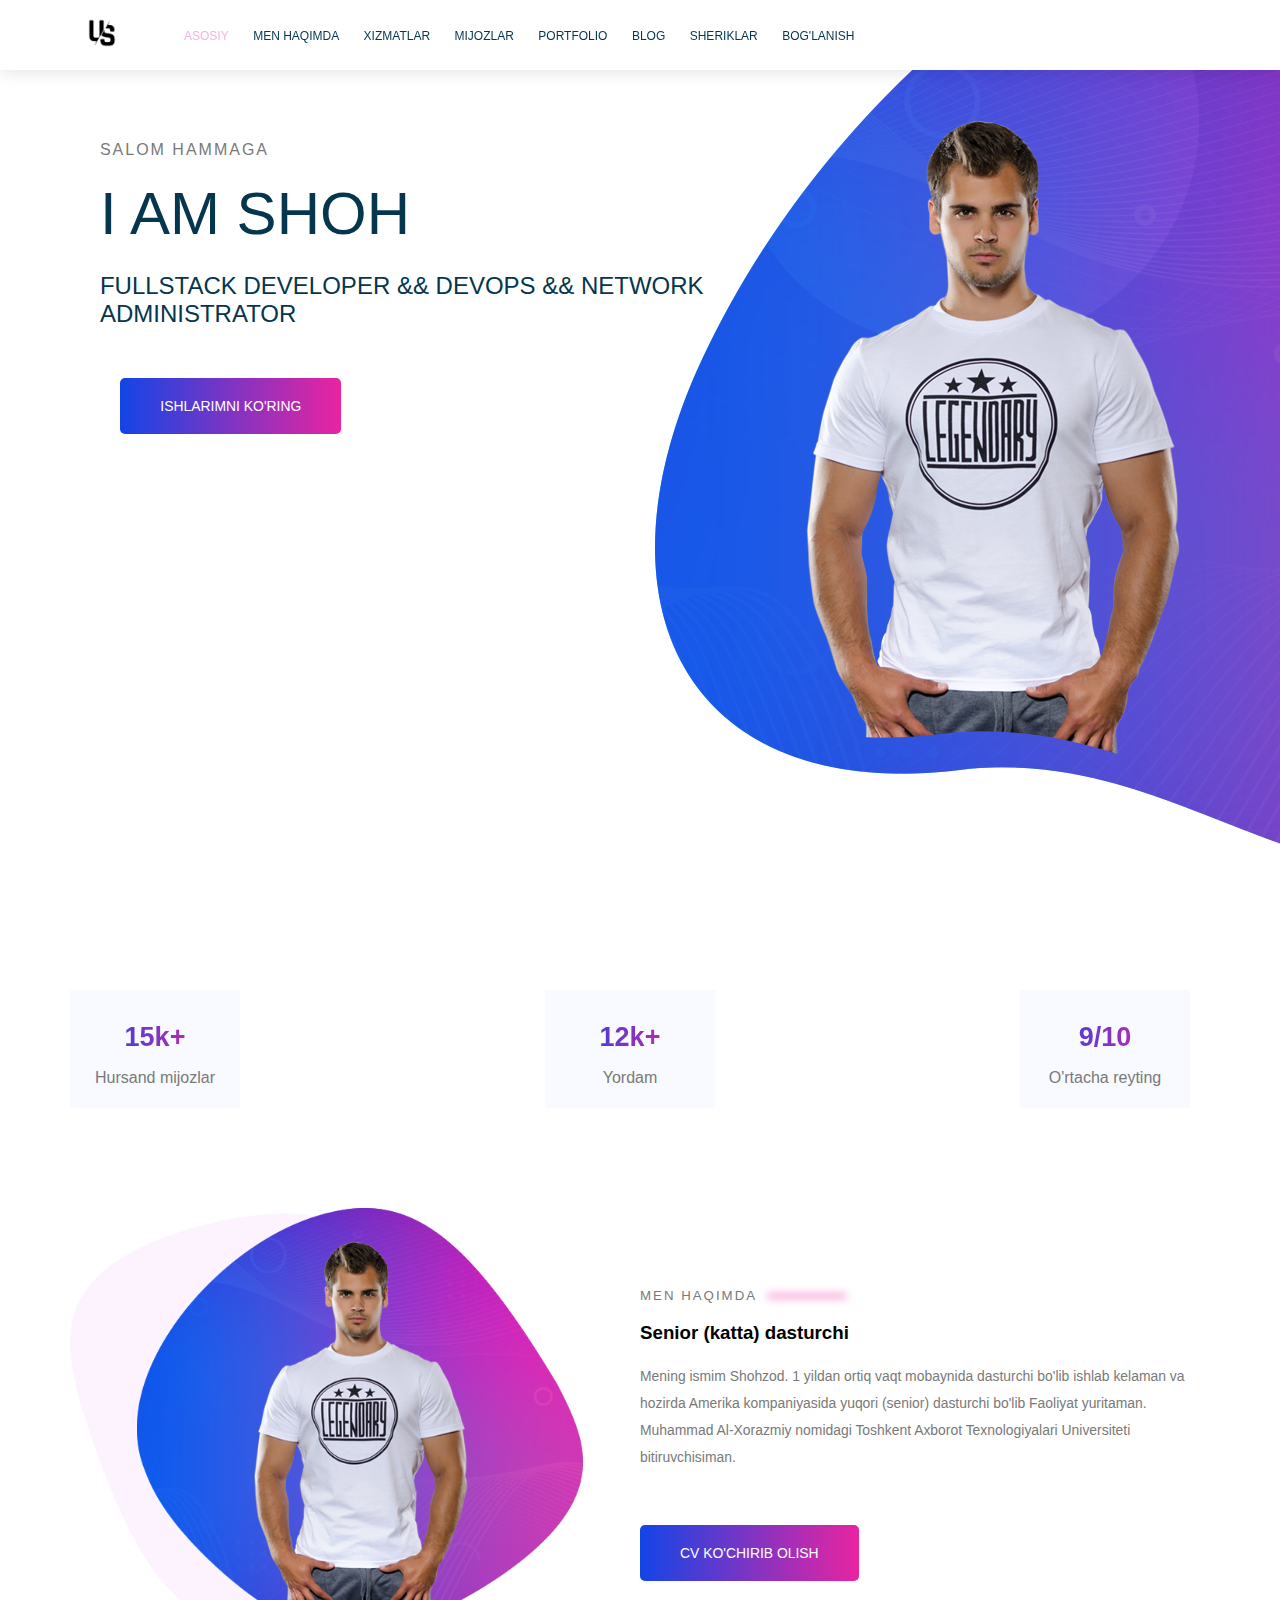
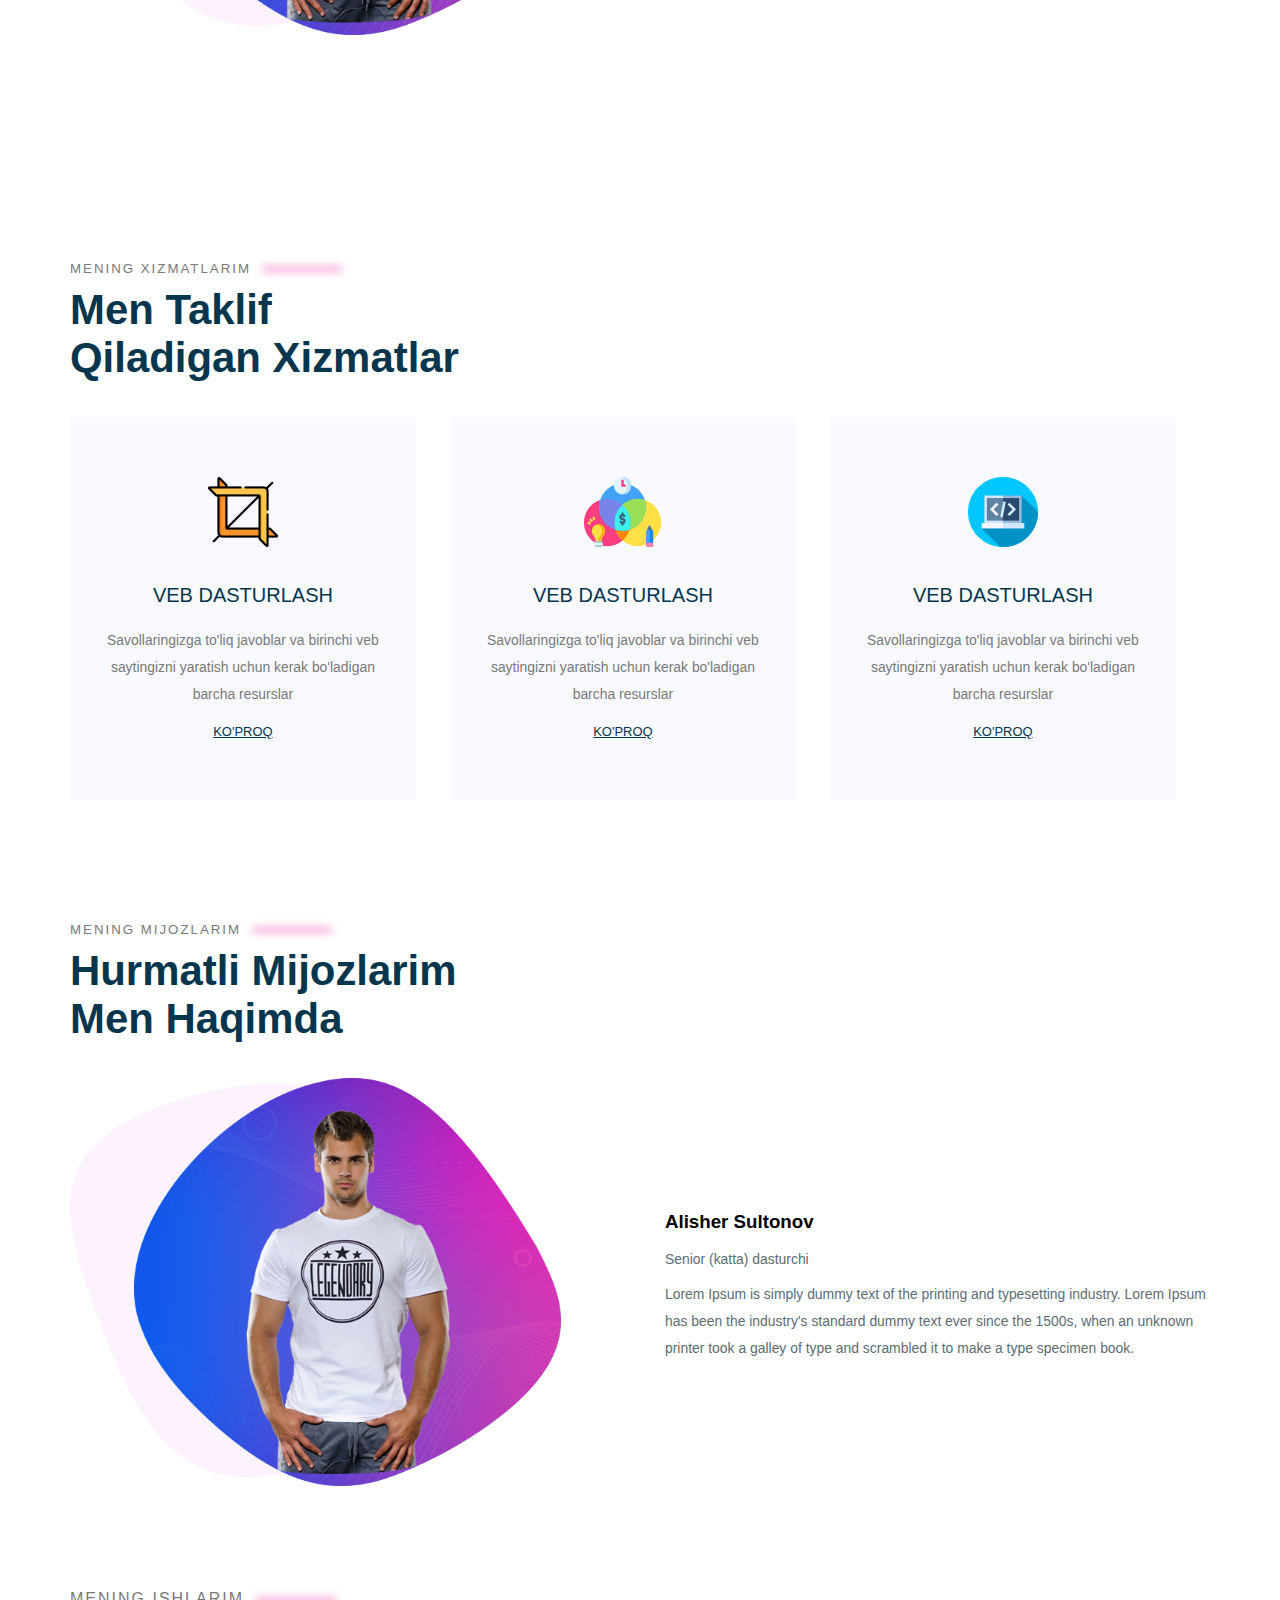
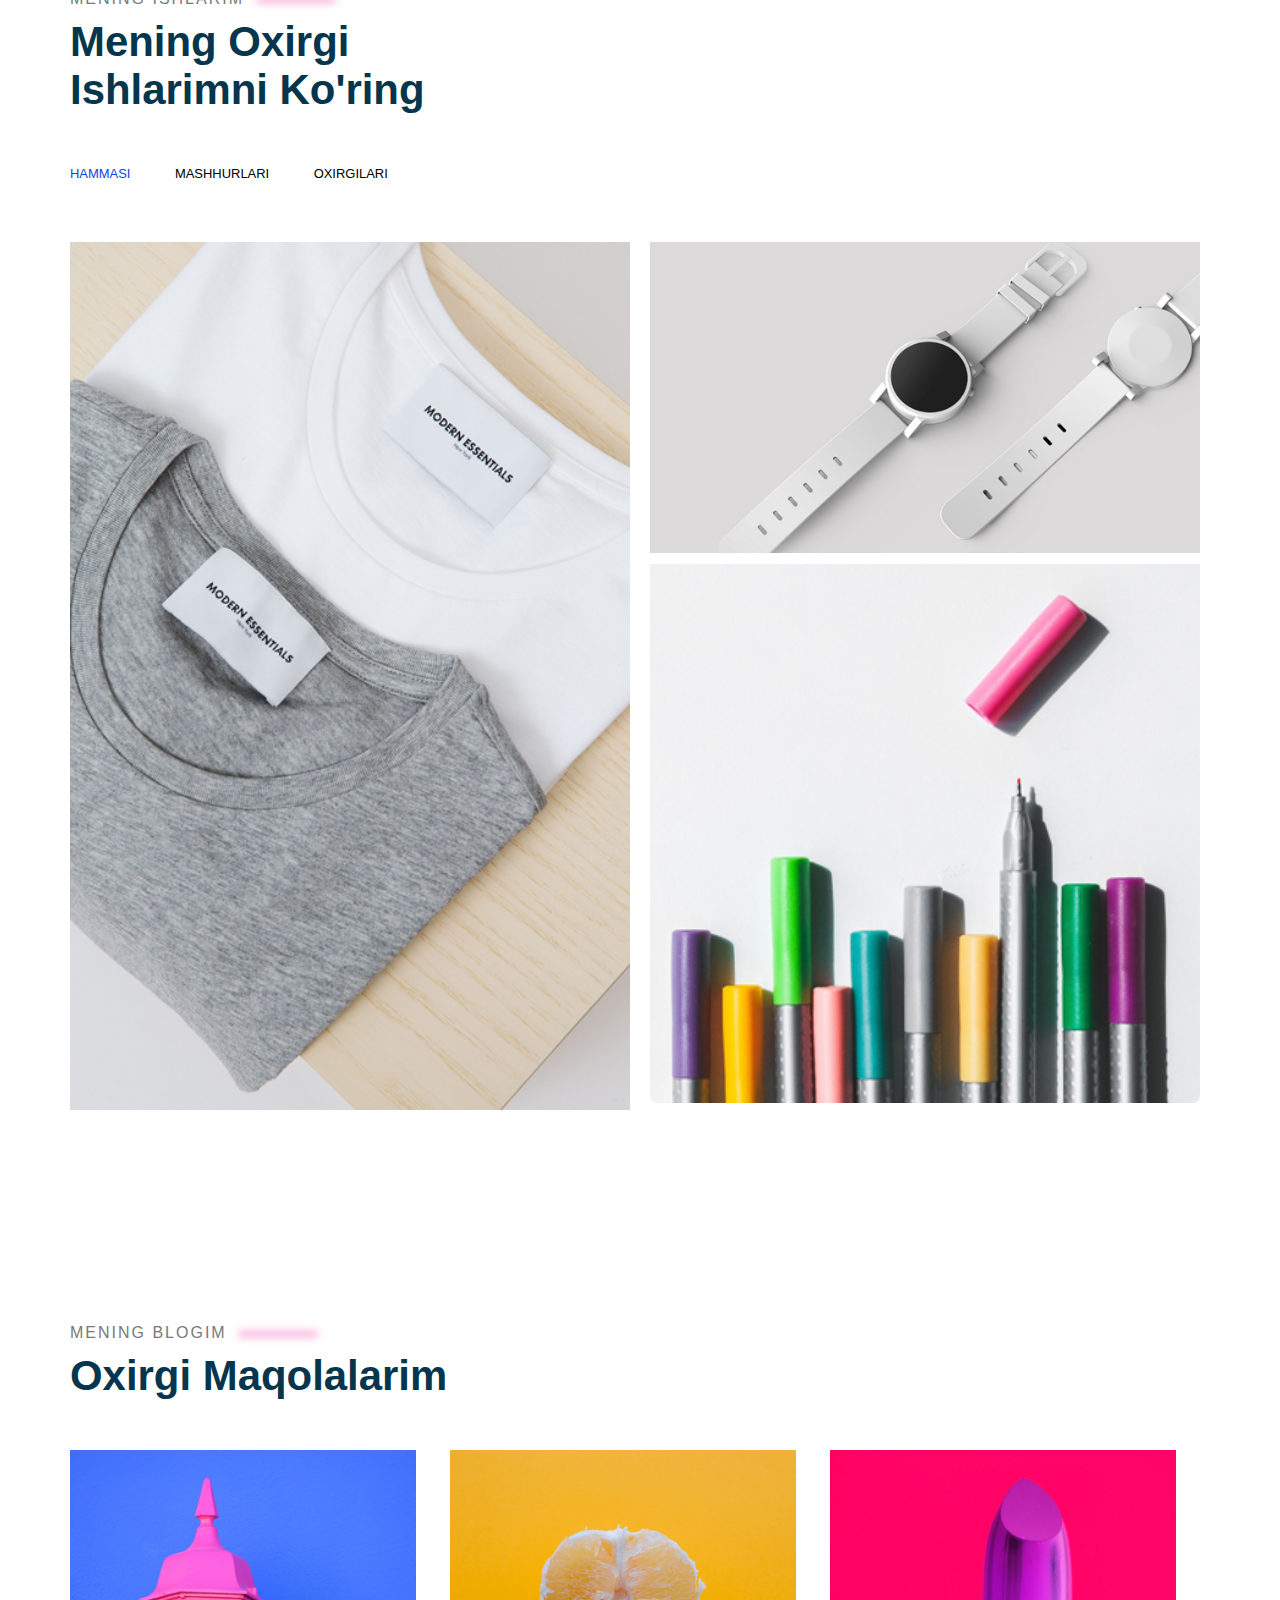
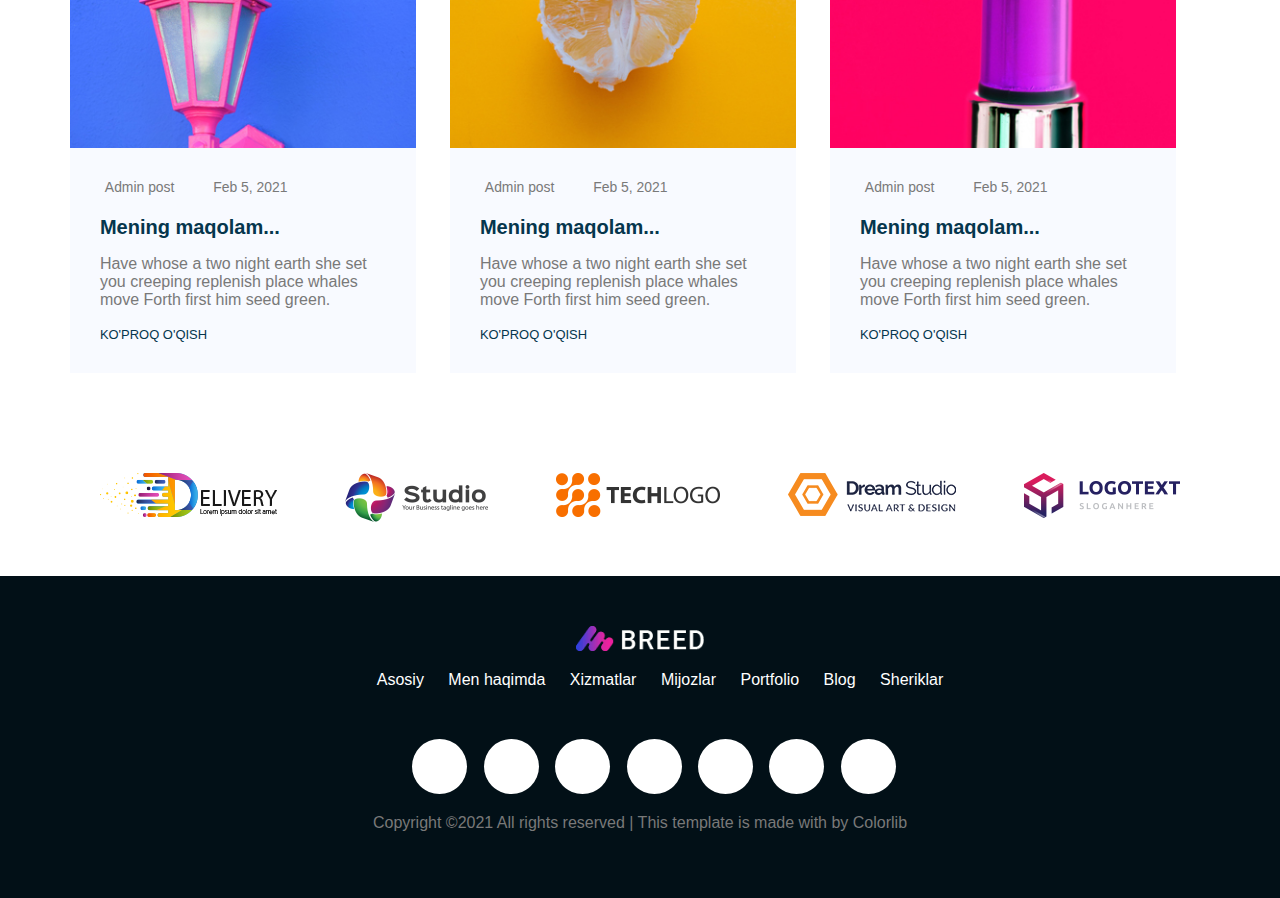
<file: Portfolio/index.html>
<!DOCTYPE html>
<html lang="en">
<head>
    <title>Portfolio</title>
    <meta name="viewport" content="width=device-width, initial-scale=1.0">
    <link rel="stylesheet" href="https://cdnjs.cloudflare.com/ajax/libs/font-awesome/6.0.0-beta2/css/all.min.css" integrity="sha512-YWzhKL2whUzgiheMoBFwW8CKV4qpHQAEuvilg9FAn5VJUDwKZZxkJNuGM4XkWuk94WCrrwslk8yWNGmY1EduTA==" crossorigin="anonymous" referrerpolicy="no-referrer" />
    <link rel="stylesheet" href="./css/shared.css">
    <link rel="stylesheet" href="./css/main.css">
</head>
<body>
    <!-- Header section -->
    <header class="main-header">
        <div class="container">
            <div class="main-header__brand">
                <a href="index.html">
                    <img src="./images/logo.png" alt="Logo">
                </a>
            </div>
    
            <nav class="main-navigation">
                <ul class="main-navigation__items">
                    <li class="main-navigation__item active">
                        <a href="./index.html">Asosiy</a>
                    </li>
                    <li class="main-navigation__item">
                        <a href="#main-section">Men haqimda</a>
                    </li>
                    <li class="main-navigation__item">
                        <a href="#services">Xizmatlar</a>
                    </li>
                    <li class="main-navigation__item">
                        <a href="#clients">Mijozlar</a>
                    </li>
                    <li class="main-navigation__item">
                        <a href="#portfolio">Portfolio</a>
                    </li>
                    <li class="main-navigation__item">
                        <a href="#blog">Blog</a>
                    </li>
                    <li class="main-navigation__item">
                        <a href="#partners">Sheriklar</a>
                    </li>
                    <li class="main-navigation__item">
                        <a href="./contact.html">Bog'lanish</a>
                    </li>
                </ul>
            </nav>
        </div>
    </header>
    <!-- /Header section -->

    <!-- Main section -->
    <div class="main-banner">
        <div class="container">
            <section id="main-section" class="main-section">
                <div class="main-section__info to-uppercase">
                    <h4 class="main-section__welcome">Salom hammaga</h4>
                    <h1 class="main-section__introduction">I am Shoh</h1>
                    <h3 class="main-section__position">Fullstack developer && DEVOPS && Network administrator</h3>
                    <div class="main-section__social-networks">
                        <a href="https://t.me/Shoh3112">
                            <i class="fab fa-telegram"></i>
                        </a>
                        <a href="https://www.youtube.com/channel/UCNgoizT8ob4aceIFljXJPQg">
                            <i class="fab fa-youtube"></i>                
                        </a>
                        <a href="">
                            <i class="fab fa-instagram"></i>
                        </a>
                    </div>
                    <button type="button" class="button main-section__action to-uppercase">
                        Ishlarimni ko'ring
                    </button>
                </div>
                <div class="main-section__image">
                    <img src="./images/me.png" alt="My image">            
                </div>
            </section>
            <div class="clearfix"></div>
        </div>
    </div>
    <!-- /Main section -->

    <!-- Statistics -->
    <div class="container">
        <section id="statistics" class="statistics">
            <div class="statistics__item">
                <h3 class="statistics__number">
                    15k+
                </h3>
                <p class="statistics__title">
                    Hursand mijozlar
                </p>
            </div>

            <div class="statistics__item">
                <h3 class="statistics__number">
                    12k+
                </h3>
                <p class="statistics__title">
                    Yordam
                </p>
            </div>

            <div class="statistics__item">
                <h3 class="statistics__number">
                    9/10
                </h3>
                <p class="statistics__title">
                    O'rtacha reyting
                </p>
            </div>
        </section>
    </div>

    <!-- About me section -->
    <div class="container">
        <section id="about-me" class="about-me">
            <div class="about-me__image">
                <img src="./images/about-me.png" alt="About me image">
            </div>
            <div class="about-me__info">
                <h5 class="section-subtitle">
                    Men haqimda
                    <span class="blur-line"></span>
                </h5>
                <h3 class="section__title">
                    Senior (katta) dasturchi
                </h3>
                <p class="about-me__description">
                    Mening ismim Shohzod. 1 yildan ortiq vaqt mobaynida dasturchi bo'lib ishlab kelaman va hozirda Amerika kompaniyasida yuqori (senior) dasturchi bo'lib Faoliyat yuritaman. Muhammad Al-Xorazmiy nomidagi Toshkent Axborot Texnologiyalari Universiteti bitiruvchisiman. 
                </p>
                <button type="button" class="button to-uppercase about-me__action">
                    CV ko'chirib olish
                </button>            
            </div>
        </section>
        <div class="clearfix"></div>
    </div>
    <!-- /About me -->

    <!-- Services section -->
    <div class="container">
        <section id="services" class="services">
            <h5 class="section-subtitle">
                Mening xizmatlarim
                <span class="blur-line"></span>
            </h5>
            <h2 class="section-title">
                Men taklif <br>
                qiladigan xizmatlar
            </h2>
            <div class="services__cards">
                <div class="service-card">
                    <img class="service-card__icon" src="./images/service-1.png" alt="Service 1">
                    <h5 class="service-card__title">Veb dasturlash</h5>
                    <p class="service-card__description">
                        Savollaringizga to'liq javoblar va birinchi veb saytingizni yaratish uchun kerak bo'ladigan barcha resurslar
                    </p>
                    <a href="#" class="service-card__link">
                        Ko'proq
                    </a>
                </div>
                <div class="service-card">
                    <img class="service-card__icon" src="./images/service-2.png" alt="Service 2">
                    <h5 class="service-card__title">Veb dasturlash</h5>
                    <p class="service-card__description">
                        Savollaringizga to'liq javoblar va birinchi veb saytingizni yaratish uchun kerak bo'ladigan barcha resurslar
                    </p>
                    <a href="#" class="service-card__link">
                        Ko'proq
                    </a>
                </div>
                <div class="service-card">
                    <img class="service-card__icon" src="./images/service-3.png" alt="Service 3">
                    <h5 class="service-card__title">Veb dasturlash</h5>
                    <p class="service-card__description">
                        Savollaringizga to'liq javoblar va birinchi veb saytingizni yaratish uchun kerak bo'ladigan barcha resurslar
                    </p>
                    <a href="#" class="service-card__link">
                        Ko'proq
                    </a>
                </div>
            </div>
        </section>
    </div>
    <!-- /Services section -->

    <!-- Clients section -->
    <div class="container">
        <section id="clients" class="clients">
            <h5 class="section-subtitle">
                Mening mijozlarim
                <span class="blur-line"></span>
            </h5>
            <h2 class="section-title">
                Hurmatli mijozlarim <br>
                men haqimda 
            </h2>
            <div class="client-items">
                <div class="client-item">
                    <div class="client-item__image">
                        <img src="./images/about-me.png" alt="Client image">
                    </div>
                    <div class="client-item__info">
                        <h3>
                            Alisher Sultonov
                        </h3>
                        <p class="client-item__position">
                            Senior (katta) dasturchi
                        </p>
                        <p class="client-item__review">
                            Lorem Ipsum is simply dummy text of the printing and typesetting industry. Lorem Ipsum has been the industry's standard dummy text ever since the 1500s, when an unknown printer took a galley of type and scrambled it to make a type specimen book.
                        </p>
                        <div class="client-item__rate">
                            <i class="fas fa-star"></i>
                            <i class="fas fa-star"></i>
                            <i class="fas fa-star"></i>
                            <i class="fas fa-star"></i>
                            <i class="fas fa-star disabled"></i>
                        </div>
                    </div>
                </div>
            </div>
        </section>
        <div class="clearfix"></div>
    </div>
    <!-- /Clients section -->

    <!-- Portfolio section -->
    <div class="container">
        <section id="portfolio" class="portfolio">
            <div class="section-subtitle">
                Mening ishlarim
                <span class="blur-line"></span> 
            </div>
            <div class="section-title">
                Mening oxirgi <br>
                ishlarimni ko'ring
            </div>
            <ul class="portfolio-filters">
                <li class="active">
                    Hammasi
                </li>
                <li>
                    Mashhurlari
                </li>
                <li>
                    Oxirgilari
                </li>
            </ul>
            <div class="portfolio-items">
                <div class="portfolio-item portfolio-item-1">
                    <img src="./images/portfolio-1.jpg" alt="Portfolio image 1" class="portfolio-item__image">
                    <div class="portfolio-item__overlay"></div>
                    <div class="portfolio-item__info">
                        <h4>
                            <a href="#">Portfolio item 1</a>
                        </h4>
                        <p>
                            Ishim haqida
                        </p>
                    </div>
                </div>
                <div class="portfolio-item portfolio-item-2">
                    <img src="./images/portfolio-2.jpg" alt="Portfolio image 2" class="portfolio-item__image">
                    <div class="portfolio-item__overlay"></div>
                    <div class="portfolio-item__info">
                        <h4>
                            <a href="#">Portfolio item 2</a>
                        </h4>
                        <p>
                            Ishim haqida
                        </p>
                    </div>
                </div>
                <div class="portfolio-item portfolio-item-3">
                    <img src="./images/portfolio-3.jpg" alt="Portfolio image 3" class="portfolio-item__image">
                    <div class="portfolio-item__overlay"></div>
                    <div class="portfolio-item__info">
                        <h4>
                            <a href="#">Portfolio item 3</a>
                        </h4>
                        <p>
                            Ishim haqida
                        </p>
                    </div>
                </div>
            </div>
        </section>
    </div>
    <!-- /Portfolio section -->

    <!-- Blog section -->
    <div class="container">
        <section id="blog" class="blog">
            <div class="section-subtitle">
                Mening blogim
                <span class="blur-line"></span>
            </div>
            <div class="section-title">
                Oxirgi maqolalarim
            </div>
            <div class="blog-items">
                <div class="blog-item">
                    <div class="blog-item__image">
                        <img src="./images/blog-1.jpg" alt="Blog 1 image">
                    </div>
                    <div class="blog-item__info">
                        <div class="blog-item__main-info">
                            <span class="blog-item__author">
                                <i class="fa fa-user"></i> 
                                Admin post
                            </span>
                            <span class="blog-item__date">
                                <i class="fa fa-calendar"></i>
                                Feb 5, 2021
                            </span>
                        </div>             
                        <h5 class="blog-item__title">
                            Mening maqolam...
                        </h5>    
                        <p class="blog-item__descripion">
                            Have whose a two night earth she set you creeping replenish place whales move Forth first him seed green.
                        </p>
                        <a class="blog-item__learn-more">
                            Ko'proq o'qish
                        </a>
                    </div>
                </div>
                <div class="blog-item">
                    <div class="blog-item__image">
                        <img src="./images/blog-2.jpg" alt="Blog 2 image">
                    </div>
                    <div class="blog-item__info">
                        <div class="blog-item__main-info">
                            <span class="blog-item__author">
                                <i class="fa fa-user"></i> 
                                Admin post
                            </span>
                            <span class="blog-item__date">
                                <i class="fa fa-calendar"></i>
                                Feb 5, 2021
                            </span>
                        </div>             
                        <h5 class="blog-item__title">
                            Mening maqolam...
                        </h5>    
                        <p class="blog-item__descripion">
                            Have whose a two night earth she set you creeping replenish place whales move Forth first him seed green.
                        </p>
                        <a class="blog-item__learn-more">
                            Ko'proq o'qish
                        </a>
                    </div>
                </div>
                <div class="blog-item">
                    <div class="blog-item__image">
                        <img src="./images/blog-3.jpg" alt="Blog 3 image">
                    </div>
                    <div class="blog-item__info">
                        <div class="blog-item__main-info">
                            <span class="blog-item__author">
                                <i class="fa fa-user"></i> 
                                Admin post
                            </span>
                            <span class="blog-item__date">
                                <i class="fa fa-calendar"></i>
                                Feb 5, 2021
                            </span>
                        </div>             
                        <h5 class="blog-item__title">
                            Mening maqolam...
                        </h5>    
                        <p class="blog-item__descripion">
                            Have whose a two night earth she set you creeping replenish place whales move Forth first him seed green.
                        </p>
                        <a class="blog-item__learn-more">
                            Ko'proq o'qish
                        </a>
                    </div>
                </div>
            </div>
        </section>    
    </div>
    <!-- /Blog section -->

    <!-- Partners section -->
    <div class="container">
        <section id="partners" class="partners">
            <div class="partner">
                <img src="./images/partner-1.png">
            </div>
            <div class="partner">
                <img src="./images/partner-2.png">
            </div>
            <div class="partner">
                <img src="./images/partner-3.png">
            </div>
            <div class="partner">
                <img src="./images/partner-4.png">
            </div>
            <div class="partner">
                <img src="./images/partner-5.png">
            </div>
        </section>
    </div> 
    <!-- /Partners section -->

    <!-- Footer section -->
    <footer class="footer">
        <div class="container">
            <div class="footer__brand">
                <img src="./images/breed.logo2.png.webp" alt="Logo">
            </div>
            <nav class="footer__navigation">
                <ul class="footer__navigation-items">
                    <li class="footer__navigation-item">
                        <a href="#">Asosiy</a>
                    </li>
                    <li class="footer__navigation-item">
                        <a href="#">Men haqimda</a>
                    </li>
                    <li class="footer__navigation-item">
                        <a href="#">Xizmatlar</a>
                    </li>
                    <li class="footer__navigation-item">
                        <a href="#">Mijozlar</a>
                    </li>
                    <li class="footer__navigation-item">
                        <a href="#">Portfolio</a>
                    </li>
                    <li class="footer__navigation-item">
                        <a href="#">Blog</a>
                    </li>
                    <li class="footer__navigation-item">
                        <a href="#">Sheriklar</a>
                    </li>
                </ul>
            </nav>
            <ul class="footer__socials">
                <li class="footer__social">
                    <a href="#">
                        <i class="fab fa-telegram"></i>
                    </a>
                </li>
                <li class="footer__social">
                    <a href="#">
                        <i class="fab fa-facebook"></i>
                    </a>
                </li>
                <li class="footer__social">
                    <a href="#">
                        <i class="fab fa-instagram"></i>
                    </a>
                </li>
                <li class="footer__social">
                    <a href="#">
                        <i class="fab fa-youtube"></i>
                    </a>
                </li>
                <li class="footer__social">
                    <a href="#">
                        <i class="fab fa-twitter"></i>
                    </a>
                </li>
                <li class="footer__social">
                    <a href="#">
                        <i class="fab fa-pinterest"></i>
                    </a>
                </li>
                <li class="footer__social">
                    <a href="#">
                        <i class="fab fa-skype"></i>
                    </a>
                </li>
            </ul>
            <p class="footer__text">
                Copyright ©2021 All rights reserved | This template is made with  by Colorlib
            </p>
        </div>
    </footer>
    <!-- /Footer section -->
</body>
</html>
</file>
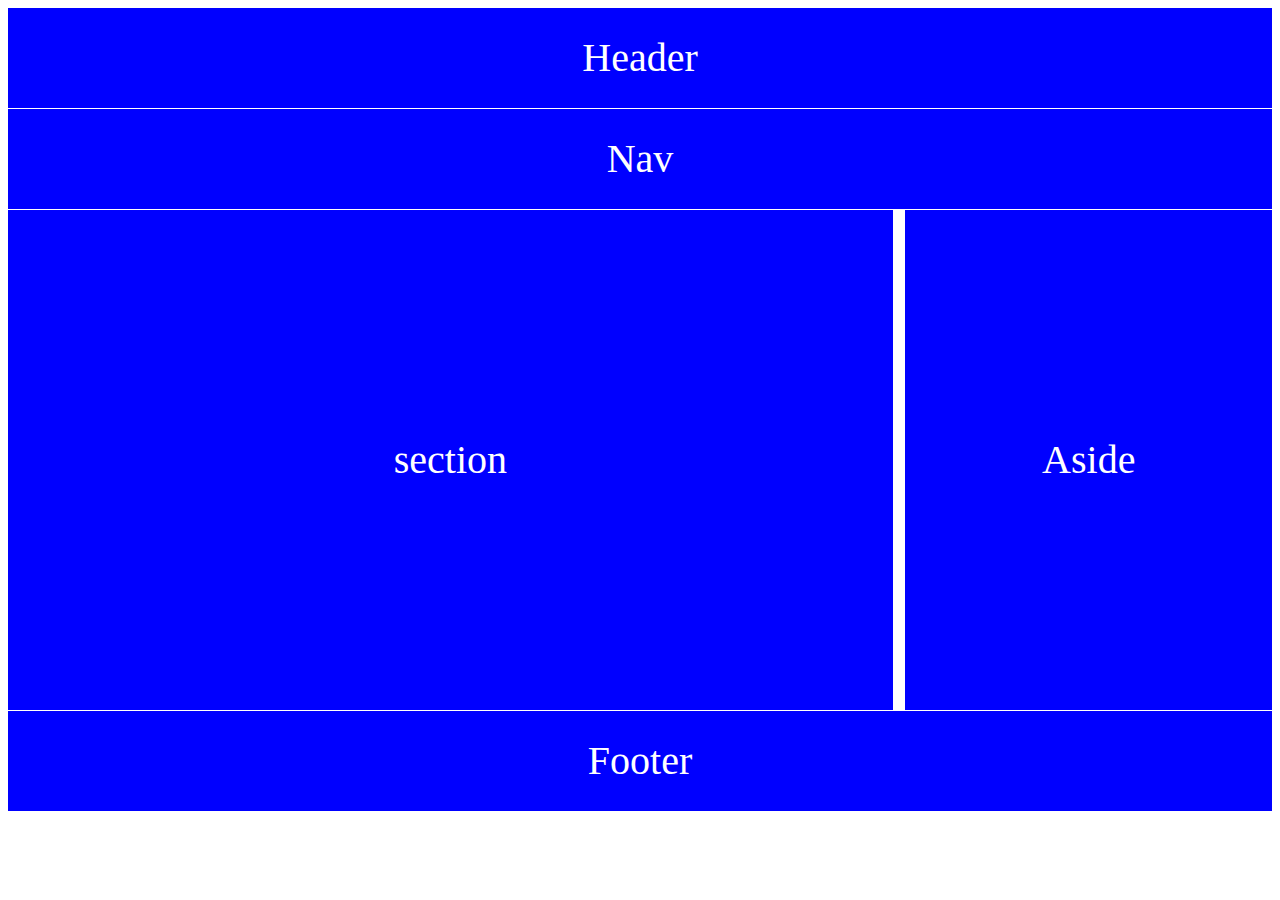
<file: html/ Layout va Semantics/index.html>
<!DOCTYPE html>
<html lang="en">
<head>
    <meta charset="UTF-8">
    <meta http-equiv="X-UA-Compatible" content="IE=edge">
    <meta name="viewport" content="width=device-width, initial-scale=1.0">
    <title>Layout va Semantics</title>
    <link rel="stylesheet" href="./style.css">    
</head>
<body>
    <header class="box_styles">
        Header
    </header>
    <nav class="box_styles">
        Nav
    </nav>
    <section class="box_styles">
        section
    </section>
    <aside class="box_styles">
        Aside
    </aside>
    <footer class="box_styles">
        Footer
    </footer>
</body>
</html>
</file>
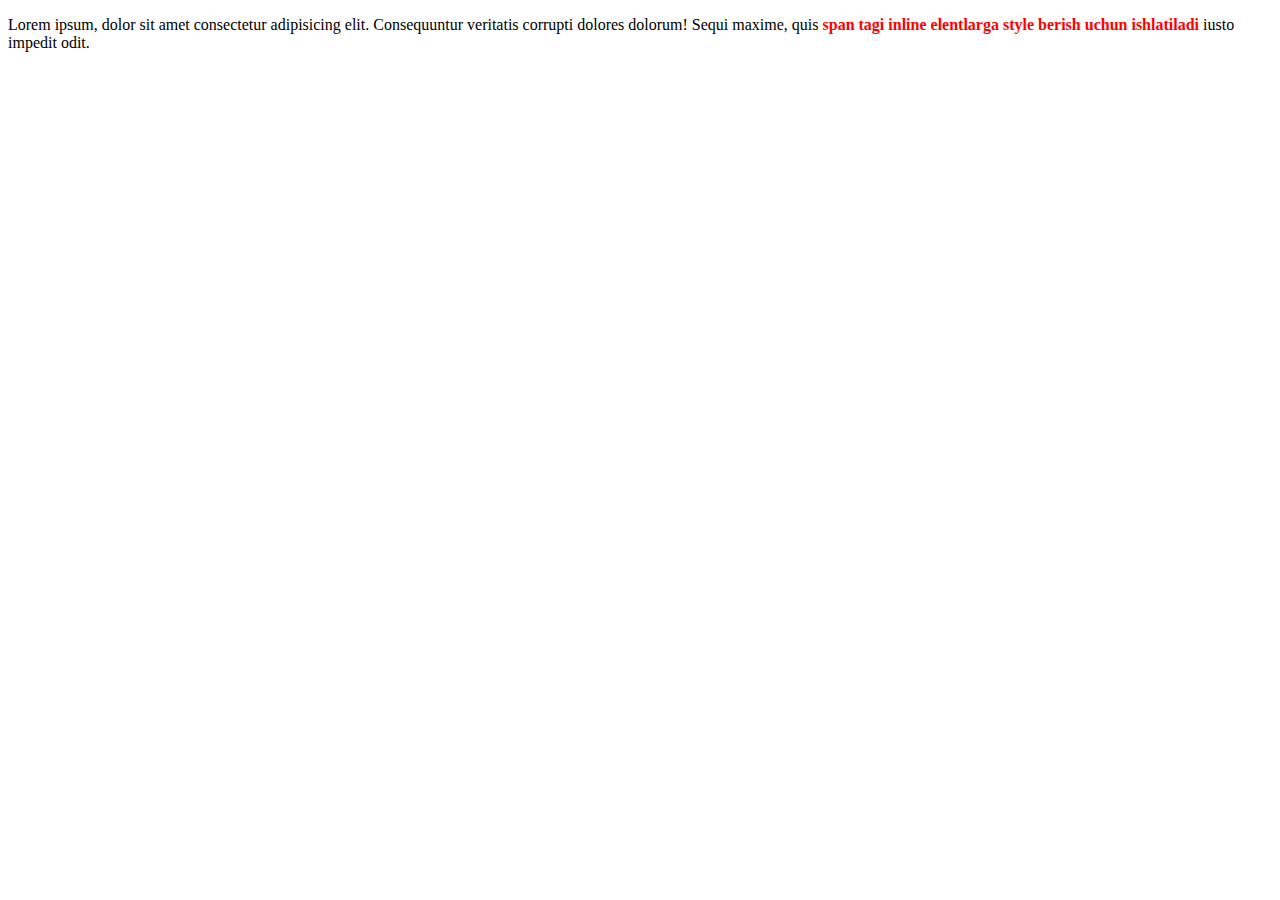
<file: html/div va span bilan mashq/index.html>
<!DOCTYPE html>
<html lang="en">
<head>
    <meta charset="UTF-8">
    <meta http-equiv="X-UA-Compatible" content="IE=edge">
    <meta name="viewport" content="width=device-width, initial-scale=1.0">
    <title>div va span taglari bilan mashq</title>
    <!-- div tagi block va inline elementlarni guruppalashda conteyner vazifasini bajaradi. -->
    <style>
        /* #birinchi {
            background-color: red;
            margin-top: 50px;
        }
        .ikkinchi {
            margin-top: 50px;
            background-color: yellowgreen;
            margin-left: 100px;
        } */
        #qizil {
            color: red;
            font-weight: bold;
        }
    </style>
</head>
<body>
    <!-- <h2>Bu heading2</h2>
    <div id="birinchi">
        <h1>Hello world</h1>
        <p>Bu yerda paragraph bor</p>
        <a href="https://google.ru">Google.ru ga o'tish</a>
    </div>
    <div class="ikkinchi">
        <img src="./images/1.jpg" alt="Rasm topilmadi" width="600px">
    </div> -->
    <p>Lorem ipsum, dolor sit amet consectetur adipisicing elit. Consequuntur veritatis corrupti dolores dolorum! Sequi maxime, quis <span id="qizil">span tagi inline elentlarga style berish uchun ishlatiladi</span>  iusto impedit odit.</p>


</body>
</html>
</file>
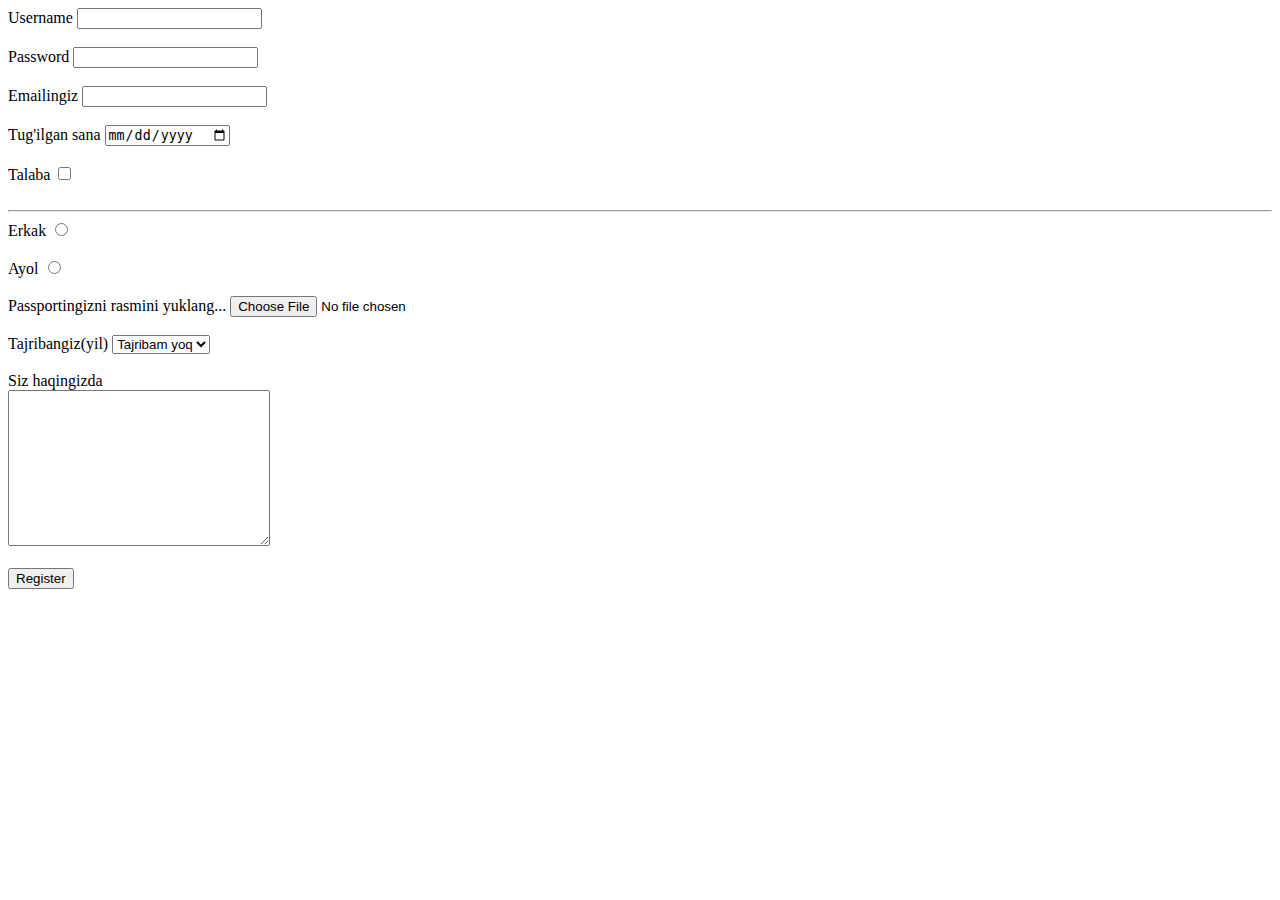
<file: html/forms bilan mashq/index.html>
<!DOCTYPE html>
<html lang="en">
<head>
    <meta charset="UTF-8">
    <meta http-equiv="X-UA-Compatible" content="IE=edge">
    <meta name="viewport" content="width=device-width, initial-scale=1.0">
    <title>Forms bilan mashq</title>
</head>
<!-- Formalar asosan foydalanuvchidan ma'lumotlani olib serverga qayta ishlash uchun yuborishda ishlatiladi -->
<body>
    <form action="./server.py" method="get">
        <label for="username" name="username">Username</label>
        <input type="text" name="username" id="username">
        <br> <br>
        <label for="passwd" name="passwd">Password</label>
        <input type="password" id="passwd" name="passwd">
        <br> <br>
        <label for="email" name="email">Emailingiz</label>
        <input type="email" id="email" name="email"> <br> <br>
        <label for="sana" name="sana">Tug'ilgan sana</label>
        <input type="date" id="sana" name="sana"> <br> <br>
        <label for="students" name="student">Talaba</label>
        <input type="checkbox" name="student" id="students"> <br> <br>
        <hr>
        <label for="erkak" name="gender">Erkak</label>
        <input type="radio" name="gender" value="male" id="erkak"> <br><br>
        <label for="ayol">Ayol</label>
        <input type="radio" name="gender" value="female" id="ayol"> <br> <br>
        <label for="passport" name="passport">Passportingizni rasmini yuklang...</label>
        <input type="file" id="passport" name="passport"> <br> <br>
        <label for="tajriba" name="experience">Tajribangiz(yil) </label>
        <select name="experience" id="tajriba" name="experience">
            <option value="0">Tajribam yoq</option>
            <option value="1">1 yildan kam</option>
            <option value="2">1 yildan ko'p</option>
        </select>
        <br> <br>
        <label for="haqida" name="about">Siz haqingizda</label> <br>
        <textarea name="about" id="haqida" cols="30" rows="10"></textarea> <br><br>
        <button type="submit">Register</button>
    </form>
</body>
</html>
</file>
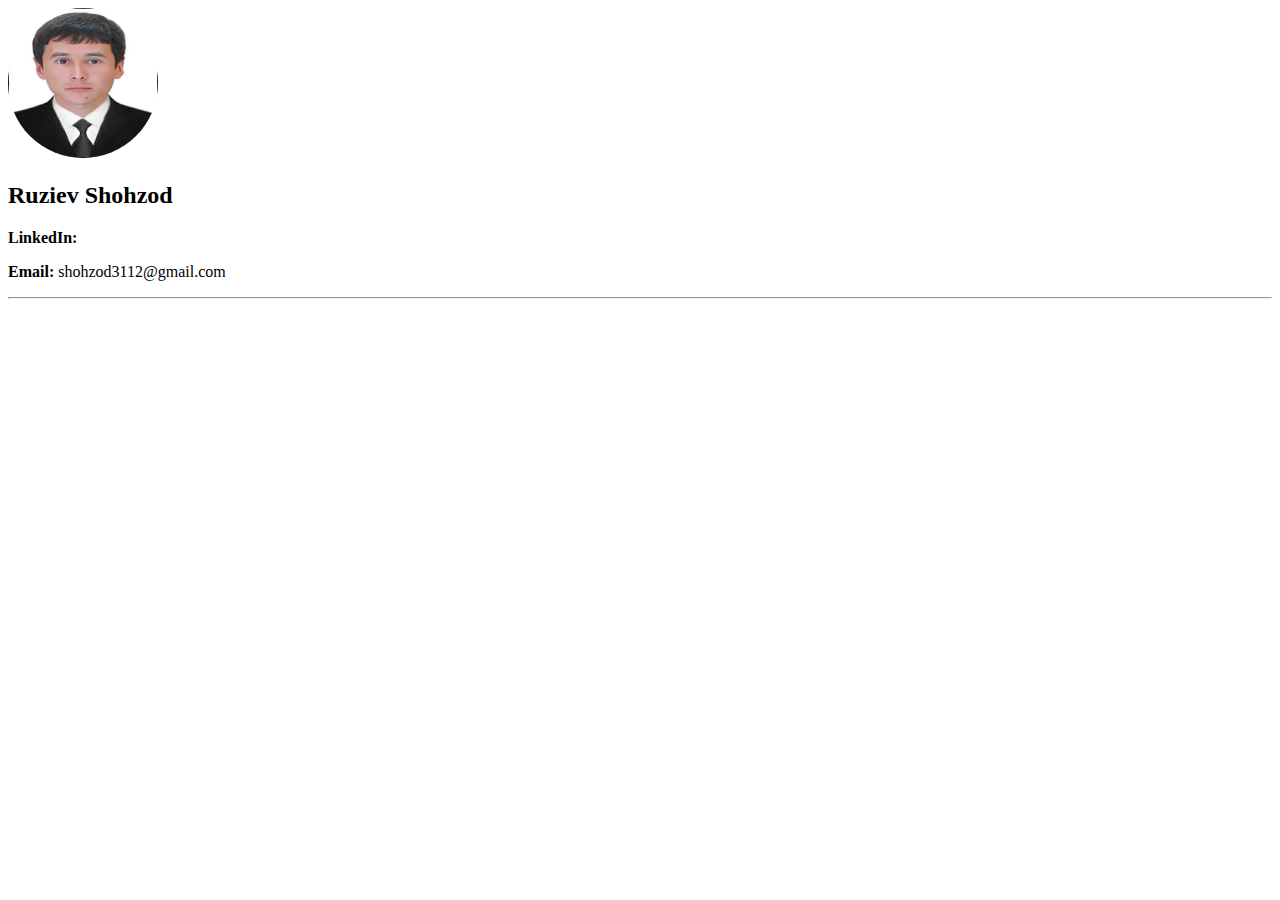
<file: html/portfolio/index.html>
<!DOCTYPE html>
<html lang="en">
<head>
    <meta charset="UTF-8">
    <meta http-equiv="X-UA-Compatible" content="IE=edge">
    <meta name="viewport" content="width=device-width, initial-scale=1.0">
    <title>Portfolio</title>
    <style>
        #profile-photo {
            width: 150px;
            height: 150px;
            border-radius: 50%;
        }
        
    </style>
</head>
<body>
    <header>
        <img src="./images/photo_2021-04-24_13-05-46.jpg" alt="Bu yeda rasm bor" id="profile-photo">
        <h2>Ruziev Shohzod</h2>
        <p>
            <b>LinkedIn:</b>
            <a href="www.linkedin.com/in/shohzod-ro-ziyev-471630223" target="_blank"></a><br>
        </p>
        <p>
            <b>Email:</b> shohzod3112@gmail.com
        </p>
    </header><hr>
    <section>
        <div class="experience">
            <h3>

            </h3>
        </div>
    </section>
</body>
</html>
</file>
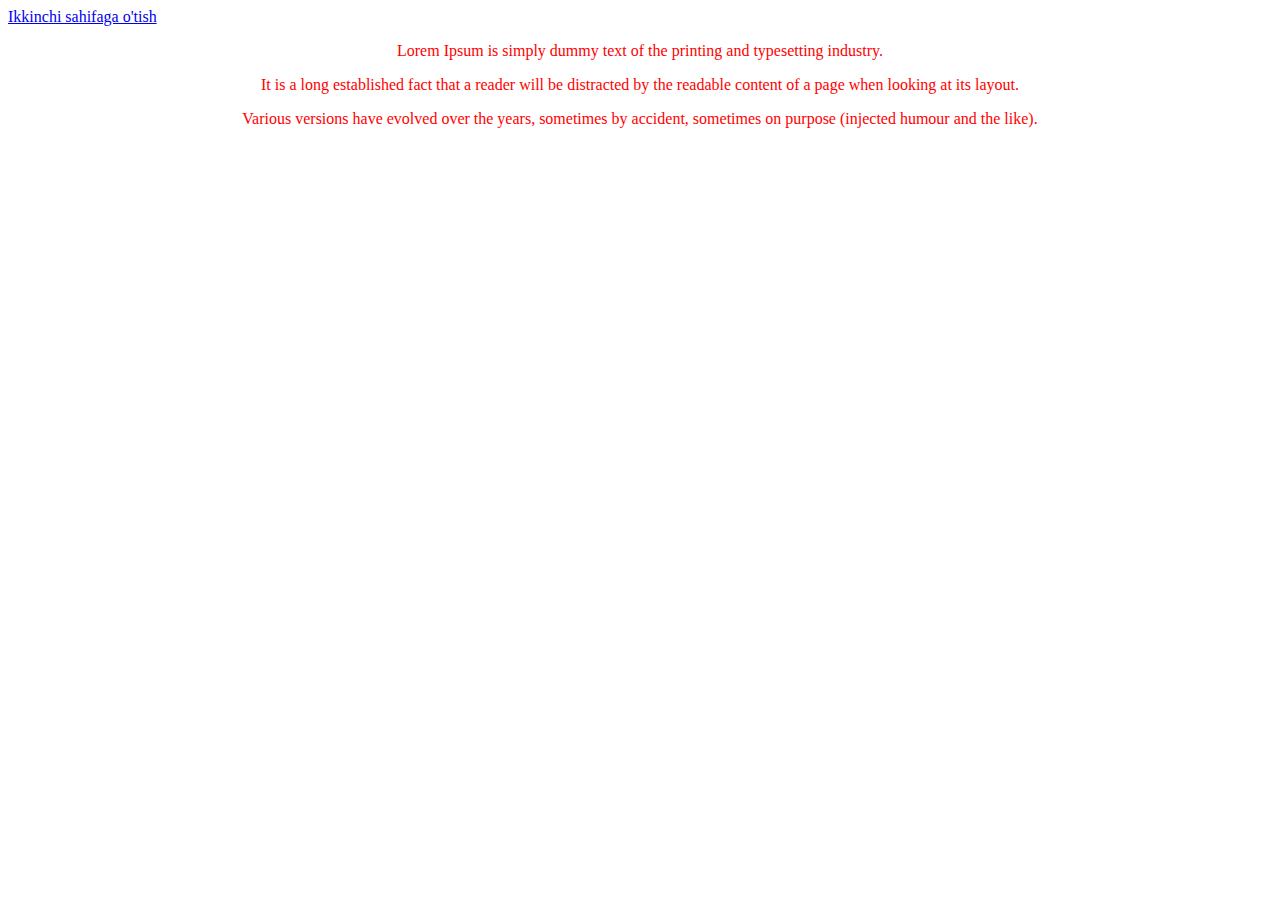
<file: html/stylelar bilan mashq/index.html>
<!DOCTYPE html>
<html lang="en">
<head>
    <meta charset="UTF-8">
    <meta http-equiv="X-UA-Compatible" content="IE=edge">
    <meta name="viewport" content="width=device-width, initial-scale=1.0">
    <title>Stylega misol</title>
    <link rel="stylesheet" href="./style.css">
</head>
<body>
    <a href="./page2.html">Ikkinchi sahifaga o'tish</a>
    <p>
        Lorem Ipsum is simply dummy text of the printing and typesetting industry.
    </p>
    <p>
        It is a long established fact that a reader will be distracted by the readable content of a page when looking at its layout.
    </p>
    <p>
        Various versions have evolved over the years, sometimes by accident, sometimes on purpose (injected humour and the like).
    </p>

</body>
</html>
</file>
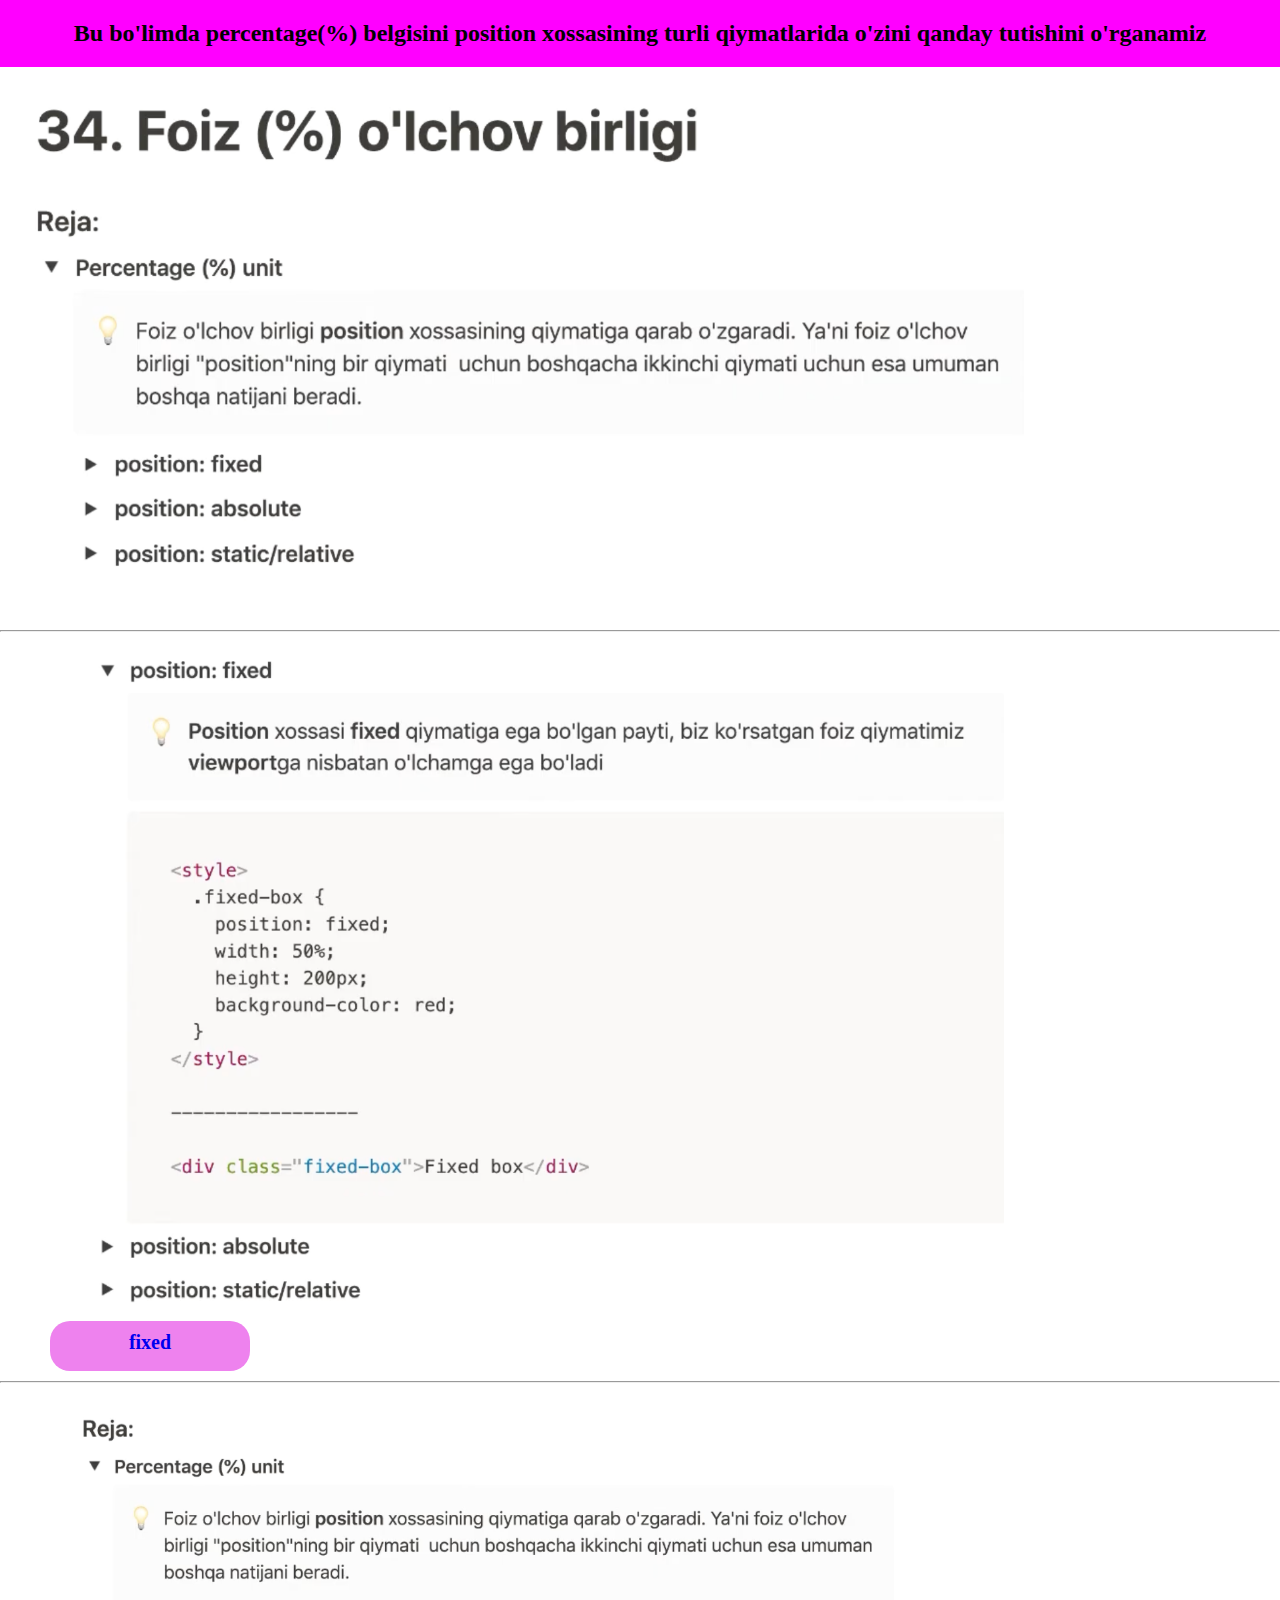
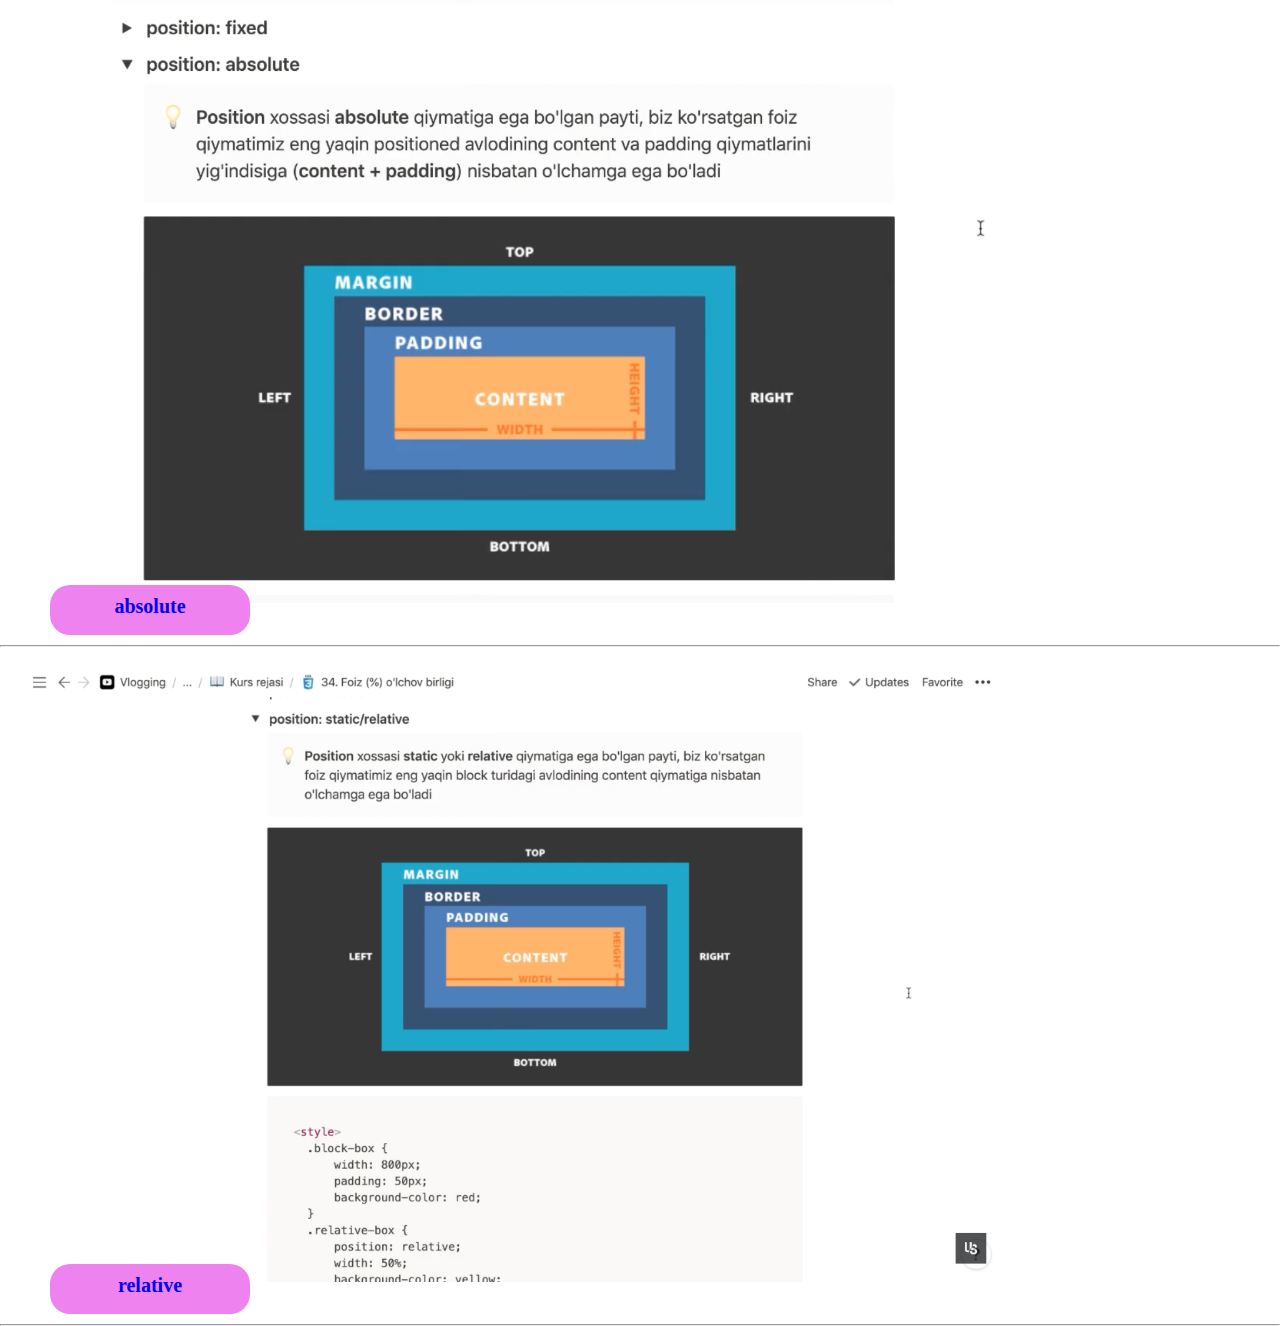
<file: css/Videodan mashqlar/percentage/index.html>
<!DOCTYPE html>
<html lang="en">
<head>
    <meta charset="UTF-8">
    <meta http-equiv="X-UA-Compatible" content="IE=edge">
    <meta name="viewport" content="width=device-width, initial-scale=1.0">
    <title>Percentage</title>
    <link rel="stylesheet" href="./assets/css/main.css">
</head>
<body>
    <header>
        <div class="navbar">
            <h2>Bu bo'limda percentage(%) belgisini position xossasining turli qiymatlarida o'zini qanday tutishini o'rganamiz</h2>
        </div>
    </header>
    <div class="main_section">
        <div class="position">
            <img src="./assets/media/foiz.png" alt="position"> 
        </div>
        <hr>
        <div class="fixed">
            <img src="./assets/media/fixed.png" alt="fixed"> 
            <a href="./fixed.html">
                <div class="but"><p>fixed</p></div>
            </a>
        </div>
        <hr>
        <div class="absolute">
            <img src="./assets/media/absolute.png" alt="absolute">
            <a href="./absolute.html">
                <div class="but"><p>absolute</p></div>
            </a>
        </div>
        <hr>
        <div class="relative">
            <img src="./assets/media/relative.png" alt="relative">
            <a href="./relative.html">
                <div class="but"><p>relative</p></div>
            </a>
        </div>
        <hr>
    </div>
</body>
</html>
</file>
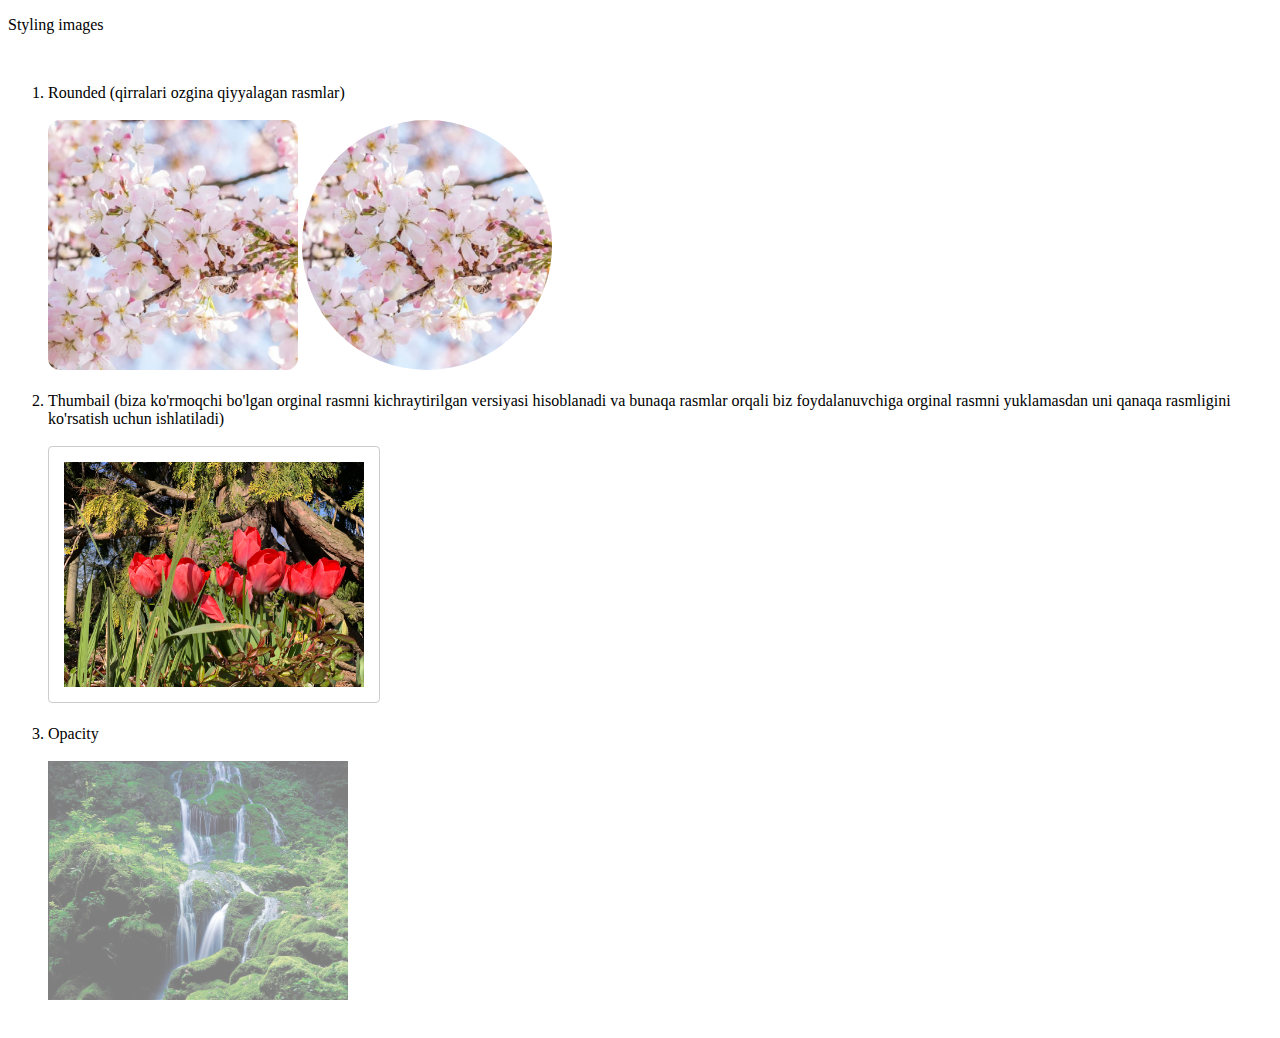
<file: css/Videodan mashqlar/styling images/index.html>
<!DOCTYPE html>
<html lang="en">
<head>
    <meta charset="UTF-8">
    <meta http-equiv="X-UA-Compatible" content="IE=edge">
    <meta name="viewport" content="width=device-width, initial-scale=1.0">
    <title>Styling Images</title>
    <link rel="stylesheet" href="../styling images/assets/css/main.css">
</head>
<body>
    <p>Styling images</p> <br>
    <ol>
        <li>Rounded (qirralari ozgina qiyyalagan rasmlar)<br><br>
            <img class="rounded_image" src="../styling images/assets/media/604069ed63e13.jpeg" alt="bahor rasmi">
            <img class="circle_image" src="../styling images/assets/media/604069ed63e13.jpeg" alt="Bahor">
        </li><br>
        <li>Thumbail (biza ko'rmoqchi bo'lgan orginal rasmni kichraytirilgan versiyasi hisoblanadi va bunaqa rasmlar orqali biz foydalanuvchiga orginal rasmni yuklamasdan uni qanaqa rasmligini ko'rsatish uchun ishlatiladi)<br><br>
            <img class="thumbnail-image" src="../styling images/assets/media/ETz_wK8WsAERuaa.jpg" alt="Bahor rasmi">
        </li><br>

        <li>Opacity <br><br>
            <img class="opacity-image" src="../styling images/assets/media/waterfall-765659.jpg" alt="sharshara">
        </li><br>
    </ol>
</body>
</html>
</file>
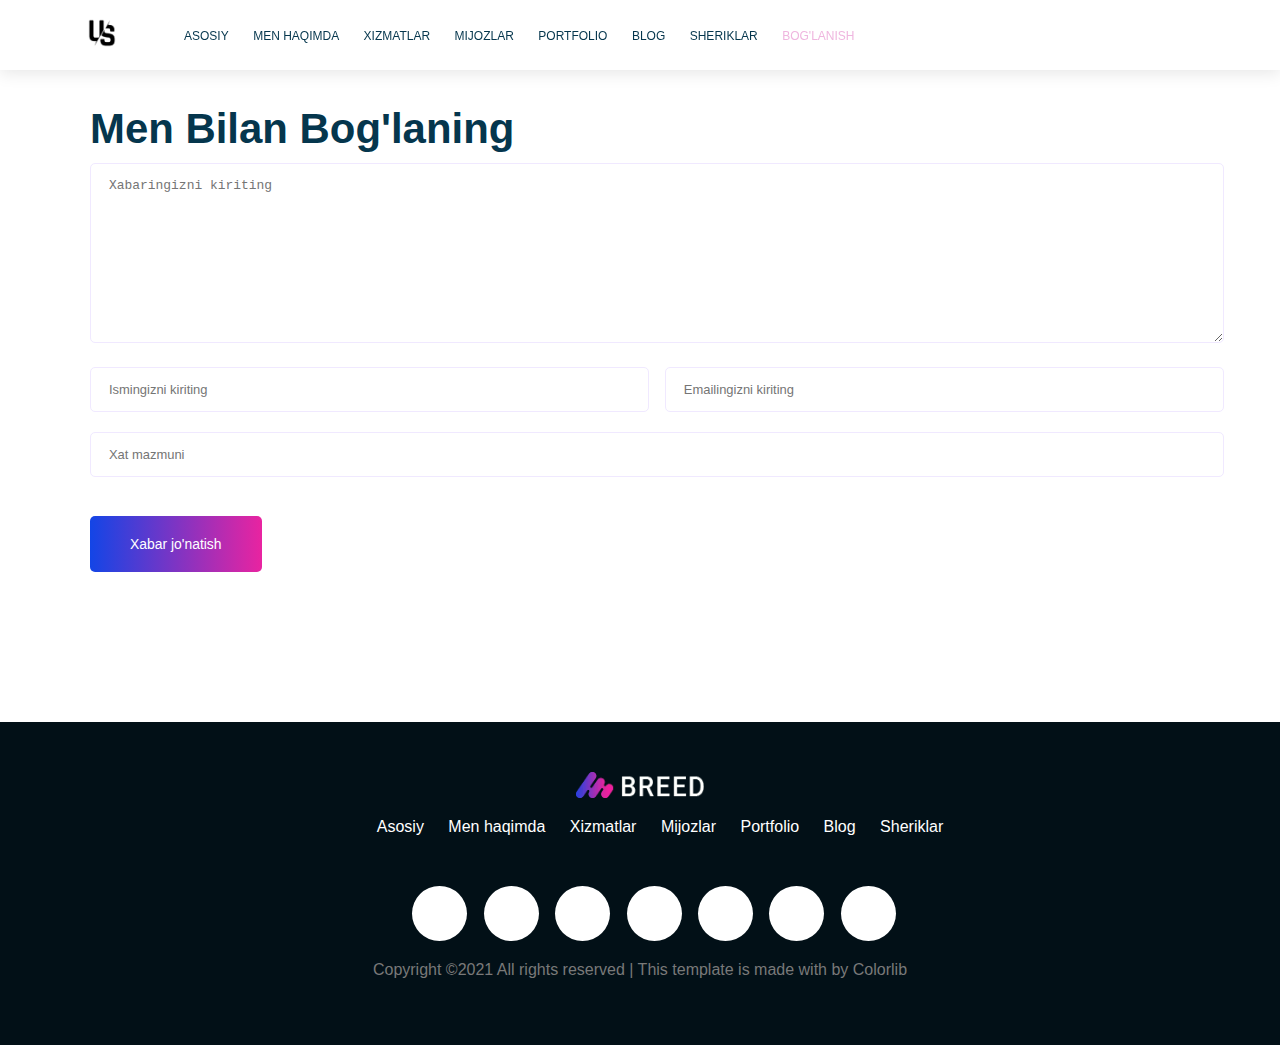
<file: Portfolio/contact.html>
<!DOCTYPE html>
<html lang="en">
<head>
    <title>Portfolio-contact</title>
    <link rel="stylesheet" href="https://cdnjs.cloudflare.com/ajax/libs/font-awesome/6.0.0-beta2/css/all.min.css" integrity="sha512-YWzhKL2whUzgiheMoBFwW8CKV4qpHQAEuvilg9FAn5VJUDwKZZxkJNuGM4XkWuk94WCrrwslk8yWNGmY1EduTA==" crossorigin="anonymous" referrerpolicy="no-referrer" />    
    <link rel="stylesheet" href="./css/shared.css">
    <link rel="stylesheet" href="./css/contact.css">
</head>
<body>
    <!-- Header section -->
    <header class="main-header">
        <div class="container">
            <div class="main-header__brand">
                <a href="index.html">
                    <img src="./images/logo.png" alt="Logo">
                </a>
            </div>
    
            <nav class="main-navigation">
                <ul class="main-navigation__items">
                    <li class="main-navigation__item">
                        <a href="./index.html">Asosiy</a>
                    </li>
                    <li class="main-navigation__item">
                        <a href="#main-section">Men haqimda</a>
                    </li>
                    <li class="main-navigation__item">
                        <a href="#services">Xizmatlar</a>
                    </li>
                    <li class="main-navigation__item">
                        <a href="#clients">Mijozlar</a>
                    </li>
                    <li class="main-navigation__item">
                        <a href="#portfolio">Portfolio</a>
                    </li>
                    <li class="main-navigation__item">
                        <a href="#blog">Blog</a>
                    </li>
                    <li class="main-navigation__item">
                        <a href="#partners">Sheriklar</a>
                    </li>
                    <li class="main-navigation__item active">
                        <a href="./contact.html">Bog'lanish</a>
                    </li>
                </ul>
            </nav>
        </div>
    </header>
    <!-- /Header section -->
    
    <!-- Contact section -->
    <div class="container">
        <section class="contact">
            <div class="section-title">
                Men bilan bog'laning
            </div>
            <form action="/server.php" method="get">
                <textarea rows="10" placeholder="Xabaringizni kiriting" name="message"></textarea>
                <div class="half-flex">
                    <div class="contact__firstname">
                        <input type="text" placeholder="Ismingizni kiriting" name="firstname">
                    </div>
                    <div class="contact__email">
                        <input type="email" placeholder="Emailingizni kiriting" name="email">
                    </div>
                </div>                
                <input type="text" placeholder="Xat mazmuni" name="subject">
                <button class="button contact__send" type="submit">Xabar jo'natish</button>
            </form>
        </section>
    </div>
    <!-- /Contact section -->

    <!-- Footer section -->
    <footer class="footer">
        <div class="container">
            <div class="footer__brand">
                <img src="./images/breed.logo2.png.webp" alt="Logo">
            </div>
            <nav class="footer__navigation">
                <ul class="footer__navigation-items">
                    <li class="footer__navigation-item">
                        <a href="#">Asosiy</a>
                    </li>
                    <li class="footer__navigation-item">
                        <a href="#">Men haqimda</a>
                    </li>
                    <li class="footer__navigation-item">
                        <a href="#">Xizmatlar</a>
                    </li>
                    <li class="footer__navigation-item">
                        <a href="#">Mijozlar</a>
                    </li>
                    <li class="footer__navigation-item">
                        <a href="#">Portfolio</a>
                    </li>
                    <li class="footer__navigation-item">
                        <a href="#">Blog</a>
                    </li>
                    <li class="footer__navigation-item">
                        <a href="#">Sheriklar</a>
                    </li>
                </ul>
            </nav>
            <ul class="footer__socials">
                <li class="footer__social">
                    <a href="#">
                        <i class="fab fa-telegram"></i>
                    </a>
                </li>
                <li class="footer__social">
                    <a href="#">
                        <i class="fab fa-facebook"></i>
                    </a>
                </li>
                <li class="footer__social">
                    <a href="#">
                        <i class="fab fa-instagram"></i>
                    </a>
                </li>
                <li class="footer__social">
                    <a href="#">
                        <i class="fab fa-youtube"></i>
                    </a>
                </li>
                <li class="footer__social">
                    <a href="#">
                        <i class="fab fa-twitter"></i>
                    </a>
                </li>
                <li class="footer__social">
                    <a href="#">
                        <i class="fab fa-pinterest"></i>
                    </a>
                </li>
                <li class="footer__social">
                    <a href="#">
                        <i class="fab fa-skype"></i>
                    </a>
                </li>
            </ul>
            <p class="footer__text">
                Copyright ©2021 All rights reserved | This template is made with  by Colorlib
            </p>
        </div>
    </footer>
    <!-- /Footer section -->
</body>
</html>
</file>
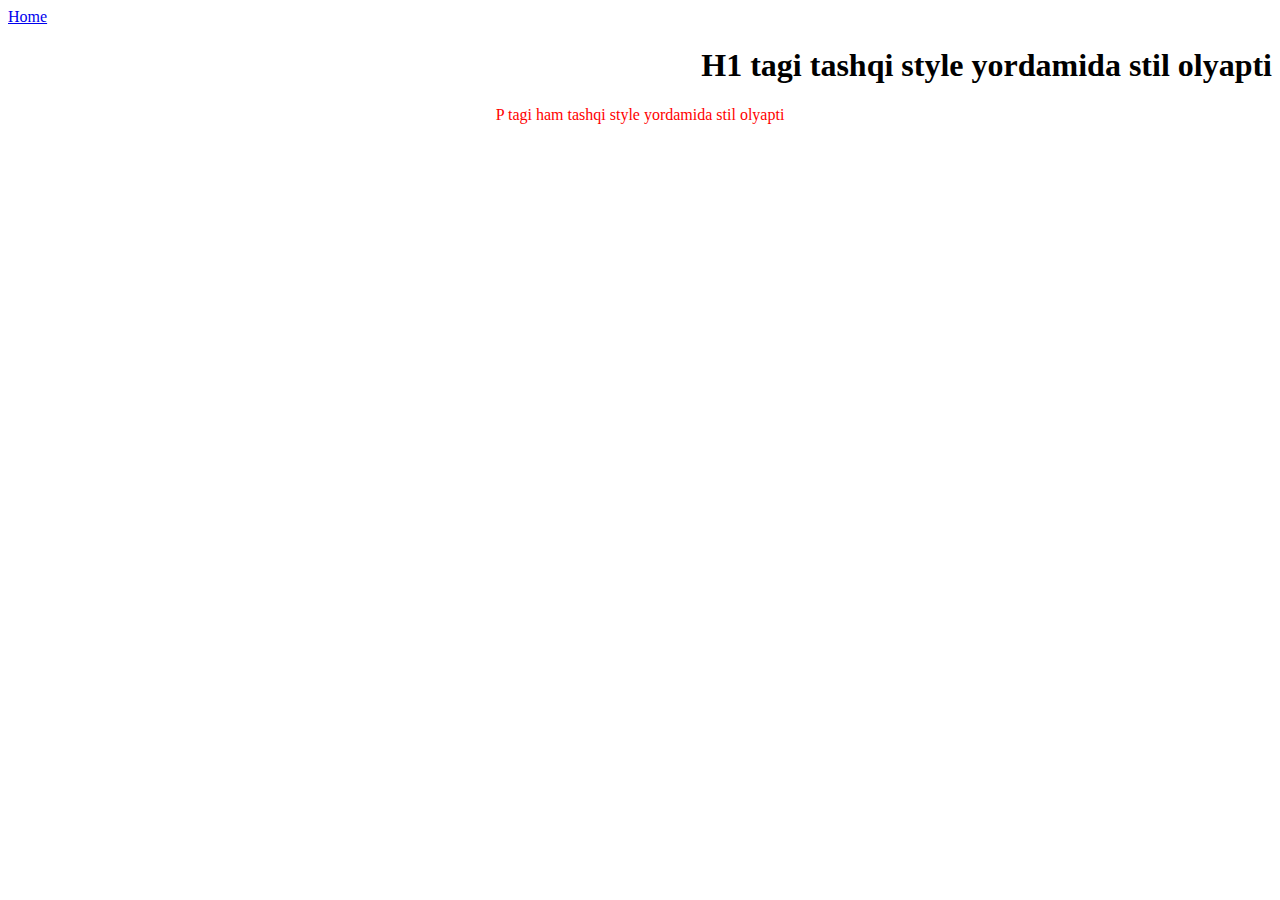
<file: html/stylelar bilan mashq/page2.html>
<!DOCTYPE html>
<html lang="en">
<head>
    <meta charset="UTF-8">
    <meta http-equiv="X-UA-Compatible" content="IE=edge">
    <meta name="viewport" content="width=device-width, initial-scale=1.0">
    <title>Stylega misol</title>
    <link rel="stylesheet" href="./style.css">
</head>
<body>
    <a href="./index.html">Home</a>
    <h1>H1 tagi tashqi style yordamida stil olyapti</h1>
    <p>P tagi ham tashqi style yordamida stil olyapti</p>
</body>
</html>
</file>
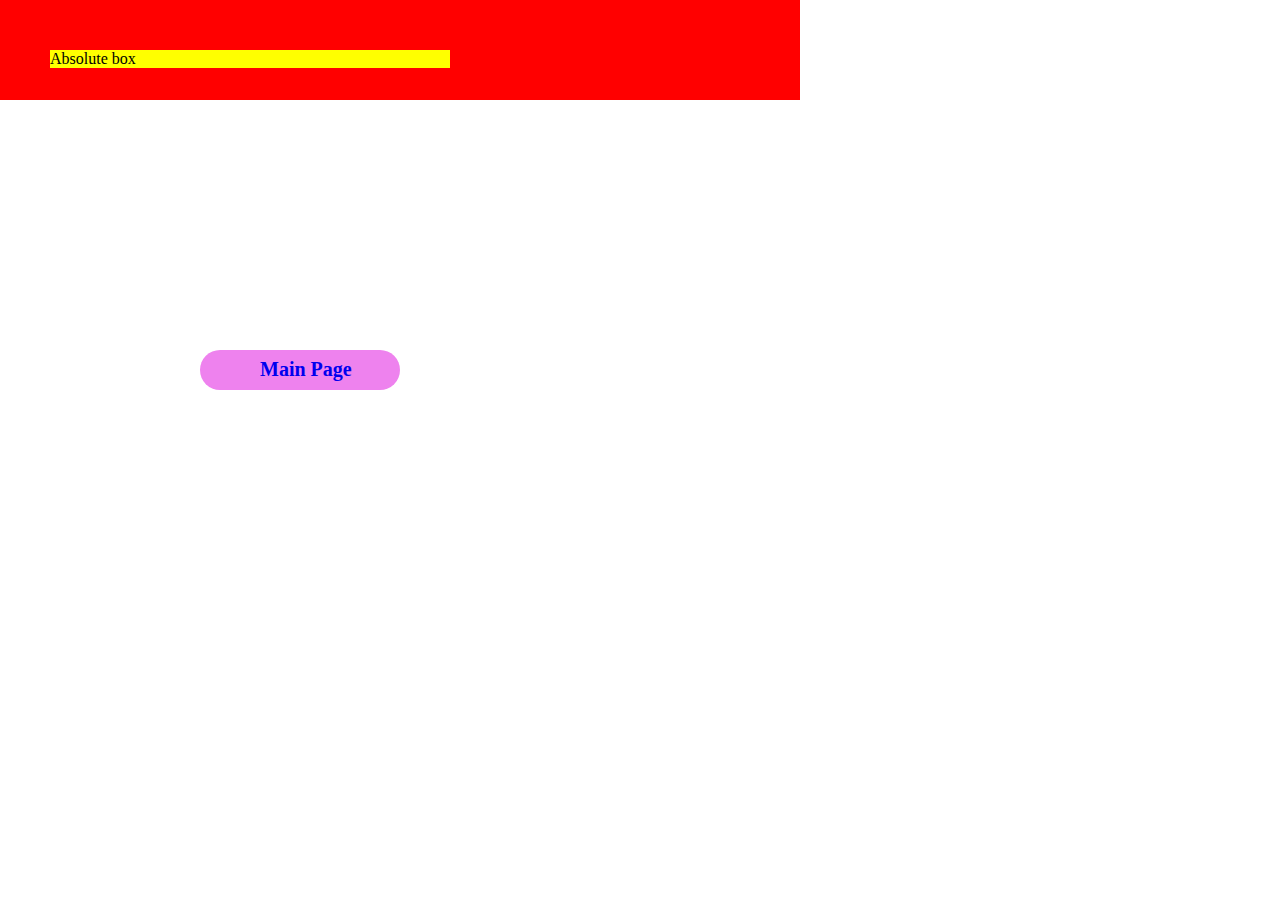
<file: css/Videodan mashqlar/percentage/absolute.html>
<!DOCTYPE html>
<html lang="en">
<head>
    <meta charset="UTF-8">
    <meta http-equiv="X-UA-Compatible" content="IE=edge">
    <meta name="viewport" content="width=device-width, initial-scale=1.0">
    <title>Absolute</title>
    <link rel="stylesheet" href="./assets/css/main.css">
</head>
<body>
    <div class="positioned_box">
        <div class="absolute_box">Absolute box</div>
    </div>

    <div class="main_page"><a href="./index.html">Main Page</a></div>

</body>
</html>
</file>
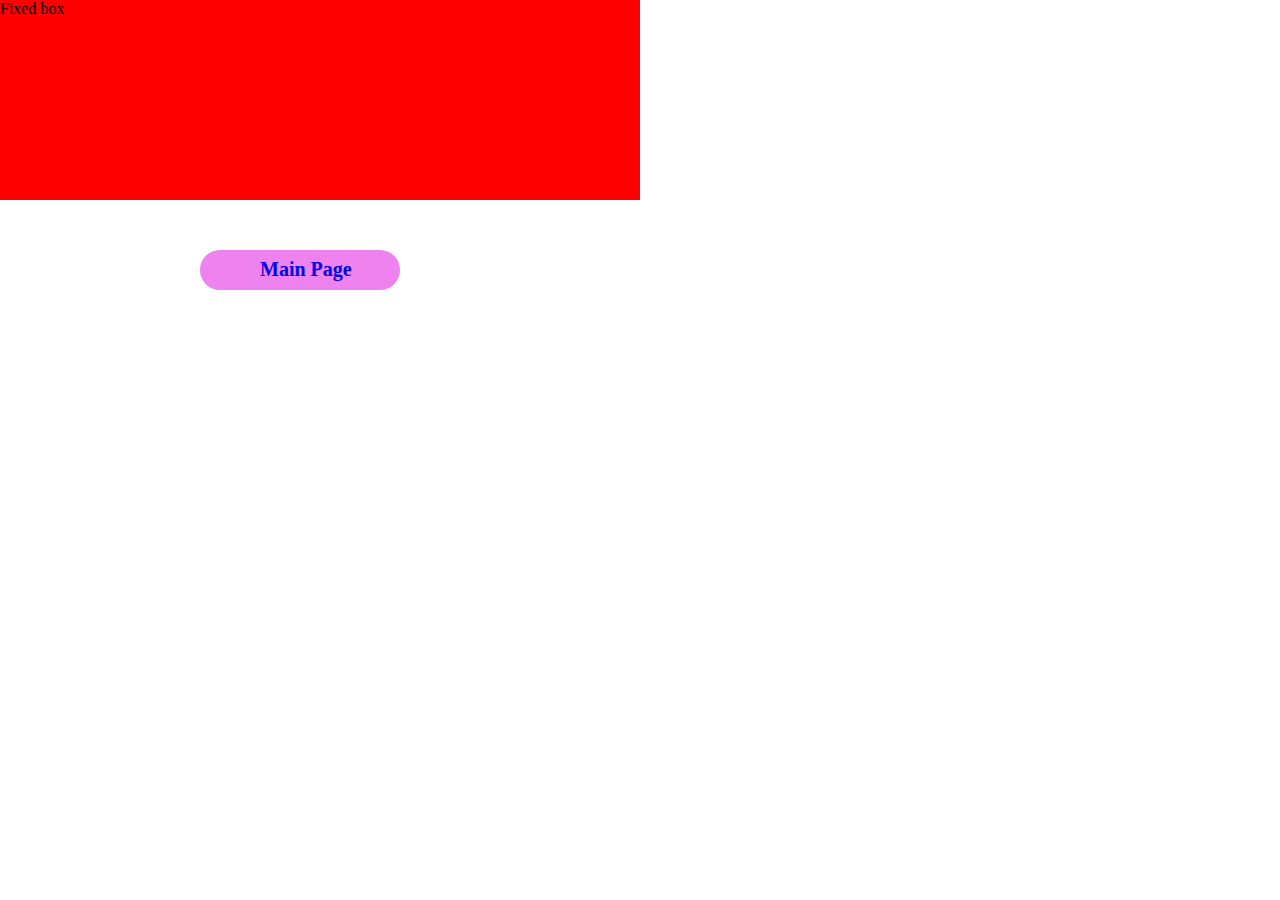
<file: css/Videodan mashqlar/percentage/fixed.html>
<!DOCTYPE html>
<html lang="en">
<head>
    <meta charset="UTF-8">
    <meta http-equiv="X-UA-Compatible" content="IE=edge">
    <meta name="viewport" content="width=device-width, initial-scale=1.0">
    <title>Foiz</title>
    <link rel="stylesheet" href="./assets/css/main.css">
</head>
<body>

    <h1></h1>
    <div class="fixed_box">Fixed box</div>

    <div class="main_page"><a href="./index.html">Main Page</a></div>

</body>
</html>
</file>
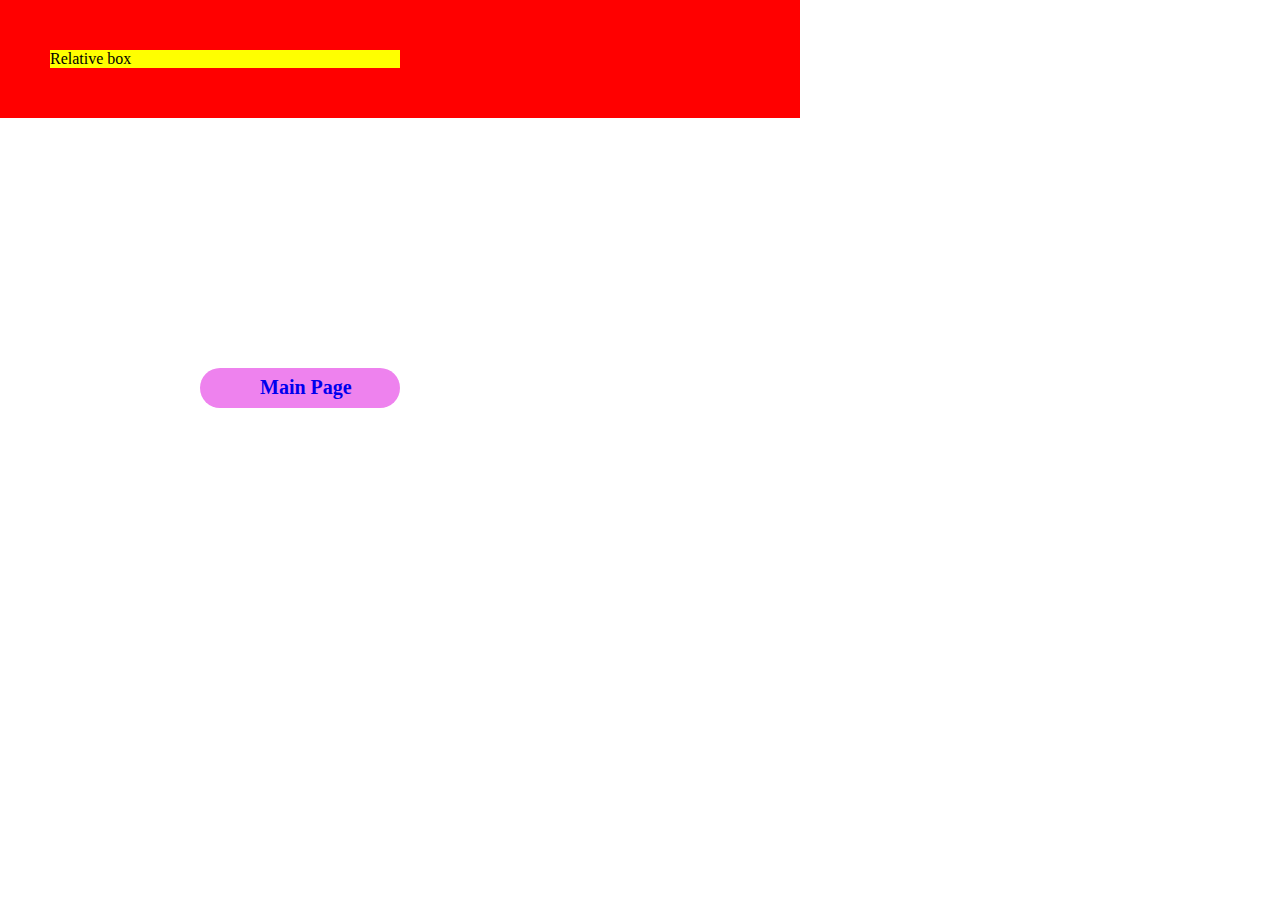
<file: css/Videodan mashqlar/percentage/relative.html>
<!DOCTYPE html>
<html lang="en">
<head>
    <meta charset="UTF-8">
    <meta http-equiv="X-UA-Compatible" content="IE=edge">
    <meta name="viewport" content="width=device-width, initial-scale=1.0">
    <title>relative</title>
    <link rel="stylesheet" href="./assets/css/main.css">
</head>
<body>
    <div class="block_box">
        <div class="relative_box">Relative box</div>
    </div>

    <div class="main_page"><a href="./index.html">Main Page</a></div>

</body>
</html>
</file>
<file: Portfolio/css/shared.css>
/* Core styles */

html {
    scroll-behavior: smooth;
}

body {
    margin: 0;
    font-family: sans-serif;
}

a {
    transition: all 0.3s ease-in-out;
}

button {
    font-family: inherit;
    transition: all 0.3s ease-in-out;
}

.container {
    width: 1140px;
    margin: 0 auto;
}

.to-uppercase {
    text-transform: uppercase;
}

.clearfix {
    clear: both;
}

.section-subtitle {
    letter-spacing: 2px;
    font-weight: 500;
    margin-bottom: 0.625rem; /* 10px = 10 / 16 = 0.625rem */
    color: #797979;
    text-transform: uppercase;
}

.section-title {
    margin-top: 0.32rem; /* 5px = 5 / 16 = 0.32rem*/
    font-size: 2.62rem; /* 42px = 42 / 16 = 2.62rem */
    font-weight: 700;
    text-transform: capitalize;
    color: #05364d;
}

.button {
    border: none;
    background: linear-gradient(to right,#1345e6 0%,#ed239f 51%,#1345e6 100%);
    background-size: 200% auto;
    color: #FFFFFF;
    font-weight: 500;
    font-size: 0.87rem; /* 14px = 14 / 16 = 0.87rem */
    padding: 1.25rem 2.5rem; /* 1) 20 / 16 = 1.25rem 2) 40 / 16 = 2.5rem*/
    cursor: pointer;
    border-radius: 5px;
}

.blur-line {
    display: inline-block;
    position: relative;
    top: -2px;
    margin-left: 0.32rem; /* 5px = 5 / 16 = 0.32rem */
    width:80px;
    height: 4px;
    background-color: rgba(237,35,159,0.6);
    filter: blur(4px);
    border-radius: 4px;
}

/* Main header styles */

.main-header {
    position: fixed;
    top: 0;
    left: 0;
    width: 100%;
    background-color: white;
    box-shadow: 0 3px 16px 0 rgb(0 0 0 / 10%);
    z-index: 10;
}

.main-header .container {
    display: flex;
    align-items: center;
}

.main-header__brand img {
    width: 64px;
}

.main-navigation__item {
    display: inline-block;
    padding: 0.625rem; /* 10px = 10 / 16 = 0.625rem */
}

.main-navigation__item a {
    color: #05364d;
    text-decoration: none;
    text-transform: uppercase;
    font-size: 0.75rem; /* 12px = 12 / 16 = 0.75rem */
    font-weight: 500;
}

.main-navigation__item a:hover {
    color: #efb6df;
}

.main-navigation__item.active a {
    color: #efb6df;
}

/* Footer section styles */

.footer {
    padding: 50px 0;
    background-color: #021017;
    text-align: center;
    margin-top: 50px;
}

.footer__brand img {
    width: 128px;
}

.footer__navigation-items {
    margin-bottom: 50px;
}

.footer__navigation-item {
    display: inline-block;
    padding: 0 10px;
}

.footer__navigation-item a {
    color: white;
    text-decoration: none;
}

.footer__socials {
    list-style: none;
} 

.footer__social {
    display: inline-block;
    width: 55px;
    height: 55px;
    line-height: 60px;
    text-align: center;
    background: #fff;
    border-radius: 40px;
    color: #05364d;
    font-size: 1.5rem;
    margin-right: 12px;
}

.footer__social a {
    color: #021017;
}

.footer__social:hover {
    background: linear-gradient(90deg,#1345e6 0%,#ed239f 100%);
}

.footer__social:hover i {
    color: white;
}

.footer__text {
    color: #797979;
}

@media only screen and (max-width: 991px) {

    .container {
        width: 90%;
    }

    /* Navigation menu */

    .main-navigation {
        display: none;
    }
    /* Footer section */

    .footer__navigation {
        display: none;
    }
}

@media only screen and (max-width:767px){
    .container {
        width: 96%;
    }

}
</file>
<file: Portfolio/css/main.css>
/* Main section */

.main-banner {
    background: url('../images/main-banner.png') no-repeat top center;
    background-position: center;
    background-size: cover;
    min-height: 890px;
}

.main-section {
    padding: 7.5rem 1.87rem; /* 1) 10px = 120 / 16 = 7.5rem 2) 30px = 30 / 16 = 1.87rem */
    display: flex; 
    justify-content: space-between;
}

.main-section__image {
    text-align: right;
}

.main-section__welcome {
    font-size: 1rem; /* 16px = 16 / 16 = 1rem*/
    font-weight: 400;
    margin-bottom: 1.25rem; /* 20px = 20 / 16 = 1.25rem */
    letter-spacing: 2px;
    color: #797979;
}

.main-section__introduction {
    margin-top: 1.25rem; /* 20px = 20 / 16 = 1.25rem */
    font-size: 3.75rem; /* 60px = 60 / 16 = 3.75rem */
    font-weight: 500;
    margin-bottom: 1.25rem; /* 20px = 20 / 16 = 1.25rem */
    color: #05364d;
}

.main-section__position {
    color: #05364d;
    font-size: 1.5rem; /* 24px = 24 / 16 = 1.5rem */
    font-weight: 300;
    margin-bottom: 1.25rem; /* 20px = 20 / 16 = 1.25rem */
}

.main-section__social-networks {
    color: #8FA1AA;
    font-size: 1.25rem; /* 20px = 20 / 16 = 1.25rem */
    display: inline-block;
    margin-right: 1rem;
    cursor: pointer;
}

.main-section__social-networks a:hover i {
    color: #1C44E4;
}

.main-section__action {
    margin-top: 1.87rem; /* 30px = 30 / 16 = 1.87rem */
}

/* Statistics section */

.statistics {
    padding-top: 6.25rem; /* 100px = 100 / 16 = 6.25rem */
    display: flex;
    justify-content: space-between;
}

.statistics__item {
    width: 150px;
    background-color: #f8faff;
    text-align: center;
    padding: 0.32rem 0.625rem; /* 1) 5px = 5 / 16 = 0.32rem 2) 10px = 10 / 16 = 0.625rem */
    margin-right: 1.25rem; /* 20px = 20 / 16 = 1.25rem */
}

.statistics__number {
    font-size: 1.69rem; /* 27px = 27 / 16 = 1.69rem */
    margin-bottom: 0.32rem; /* 5px = 5 / 16 = 0.32rem */
    background: linear-gradient(90deg,#1345e6 0%,#ed239f 100%);
    -webkit-background-clip: text;
    -webkit-text-fill-color: transparent;
}

.statistics__title {
    font-size: 1rem; /* 16px = 16 / 16 = 1rem */
    color: #797979;
    font-weight: 300;
}

/* About me section */
.about-me {
    padding: 6.25rem 0; /* 100px / 16 = 6.25rem */
    display: flex;
    align-items: center;
}

.about-me > div {
    flex: 1;
}
.about-me__image img {
    width: 90%;
}

.about-me__description {
    font-size: 0.87rem; /* 14px = 14 / 16 = 0.87rem */
    font-weight: 300;
    color: #797979;
    line-height: 1.69rem; /* 27px = 27 / 16 = 1.69rem */
}

.about-me__action {
    margin-top:2.5rem; /* 40px = 40 / 16 = 2.5rem */
}

/* Services section */

.services {
    padding-top: 6.25rem; /* 100px = 100 / 16 = 6.25rem */
}

.services__cards {
    display: flex;
    justify-content: space-between;
}

.service-card {
    padding: 3.75rem 1.87rem; /* 1) 60px = 60 / 16 = 3.75rem 2) 30px = 30 / 16 = 1.87rem*/
    background-color: #f8faff;
    margin-right: 3%;
    text-align: center;
    box-sizing: border-box;
    transition: all 0.4s ease 0s;
}

.service-card__title {
    color: #05364D;
    font-size: 1.25rem; /* 20px = 20 / 16 = 1.25rem */
    font-weight: 500;
    margin-bottom: 1.25rem; /* 20px = 20 / 16 = 1.25rem */
    text-transform: uppercase;
}

.service-card__description {
    font-size: 0.87rem; /* 14px = 14 / 16 = 0.87rem */
    line-height: 1.68rem; /* 27px = 27 / 16 = 1.68rem */
    font-weight: 300;
    color: #797979;
}

.service-card__link {
    font-size: 0.81rem; /* 13px = 13 / 16 = 0.81rem */
    font-weight: 500;
    text-transform: uppercase;
    color: #05364d;
}

.service-card:hover {
    background-color: #5f30ff;
}

.service-card:hover .service-card__title,
.service-card:hover .service-card__description,
.service-card:hover .service-card__link {
    color: #fff;
}

/* Clients section */

.clients {
    padding-top: 6.25rem; /* 100px = 100 / 16 = 6.25rem */
}
.client-item {
    display: flex;
    align-items: center;
}

.client-item > div {
    flex: 1;
}

.client-item__image img {
    width: 90%;
}

.client-item__info {
    /* padding-top: 3.12rem; 50px = 50 / 16 = 3.12rem */
    padding-left: 3.12rem; /* 50px = 50 / 16 = 3.12rem */
}

.client-item__name {
    font-size: 1.25rem; /* 20px = 20 / 16 = 1.25rem */ 
    margin-bottom: 0.25rem; /* 4px = 4 / 16 = 0.25rem */
}

.client-item__position {
    font-size: 0.87rem; /* 14px = 14 / 16 = 0.87rem */
    font-weight: 300;
    color: #5b6d75;
}

.client-item__review {
    font-size: 0.87rem; /* 14px = 14 / 16 = 0.87rem */
    line-height: 1.68rem; /* 27px = 27 / 16 = 1.68rem */
    font-weight: 300;
    color: #5b6d75;
}

.client-item__rate {
    color: #FFD805;
}

.client-item__rate .disabled {
    color: #AEB9BE;
}

/* Portfolio section */

.portfolio {
    padding: 6.25rem 0; /* 100px = 100 / 16 = 6.25rem */
}

.portfolio-filters {
    list-style: none;
    padding-left: 0;
    margin-top: 3.125rem; /* 50px = 50 / 16 = 3.125rem */
}

.portfolio-filters li {
    display: inline-block;
    margin-right: 2.5rem; /* 40px = 40 / 16 = 2.5rem */
    font-size: 0.81rem; /* 13px = 13 / 16 = 0.81rem */
    font-weight: 400;
    text-transform: uppercase;
    cursor: pointer;
}

.portfolio-filters li:hover,
.portfolio-filters li.active {
    color: #1345e6;
}

.portfolio-items {
    position: relative;
    margin-top: 3.125rem; /* 50px = 50 / 16 = 3.125rem */
}

.portfolio-item {
    position: relative;
    display: inline-block;
    cursor: pointer;
    width: 50%;
    padding: 0.625rem; /* 10px = 10 / 16 = 0.625rem */
    box-sizing: border-box;
}

.portfolio-item-1 {
    padding-left: 0;
}

.portfolio-item-2 {
    position: absolute;
    right: 0;
    top: 0;
}

.portfolio-item-3 {
    position: absolute;
    right: 0;
    top: 322px;
}

.portfolio-item__image {
    width: 100%;
}

.portfolio-item__overlay {
    position: absolute;
    left: 0;
    top: 0;
    height: 100%;
    width: 100%;
    /* background-color: rgba(19,69,230,0.9);
    visibility: hidden; */
    z-index: 1;
    transition: all 0.4s ease 0s; 
}

.portfolio-item__info {
    position: absolute;
    bottom: 44px;
    left: 80px;
    color: white;
    visibility: hidden;
    opacity: 0;
    z-index: 1;
    transition: all 0.4s ease 0s;
}

.portfolio-item__info a {
    color: white;
    text-decoration: none;
}

.portfolio-item:hover .portfolio-item__overlay {
    visibility: visible;
    top: 20px;
    left: 20px;
    background-color: rgba(19,69,230,0.9)
}

.portfolio-item:hover .portfolio-item__info {
    visibility: visible;
    bottom: 24px;
    left: 60px;
    opacity: 1;
}

/* Blog section */

.blog {
    padding-top: 6.25rem; /* 100px = 100 / 16 = 6.25rem */
}

.blog-items {
    margin-top: 3.125rem;
    display: flex;
    justify-content: space-between;
}

.blog-item {
    overflow: hidden;
    margin-right: 3%;
    box-sizing: border-box;
}

.blog-item:hover {
    box-shadow: 0 10px 20px rgb(5 54 77 / 10%);
}

.blog-item:hover .blog-item__info {
    background-color: white;
}

.blog-item__image {
    overflow: hidden;
}

.blog-item__image img {
    width: 100%;
    vertical-align: middle;
    transition: all 0.4s ease 0s;
}

.blog-item:hover .blog-item__image img {
    transform: scale(1.1);
}

.blog-item__info {
    background-color: #f8faff;
    padding: 1.87rem; /* 30px = 30 / 16 = 1.87rem */
    color: #797979;
}

.blog-item__main-info span {
    font-size: 0.87rem; /* 14px = 14 / 16 = 0.87rem */
    margin-right: 1.87rem; /* 30px = 30 / 16 = 1.87rem */
    font-weight: lighter;
}

.blog-item__info i {
    margin-right: 0.31rem; /* 5 / 16 = 0.31rem */
}

.blog-item__title {
    font-size: 1.25rem; /* 20px = 20 / 16 = 1.25rem */
    margin-top: 1.25rem; /* 20px = 20 / 16 = 1.25rem */
    margin-bottom: 0.94rem; /* 15px = 15 / 16 = 0.94rem */
    font-weight: 700;
    color: #05364d;
}

.blog-item__description {
    line-height: 1.68rem; /* 27px = 27 / 16 = 1.68rem */
    font-weight: lighter;
    font-size: 0.94rem; /* 15px = 15 / 16 = 0.94rem */
}

.blog-item__learn-more {
    font-size: 0.81rem; /* 13px = 13 / 16 = 0.81rem */
    font-weight: 500;
    text-transform: uppercase;
    color: #05364d;
    cursor: pointer;
}

.blog-item__learn-more a {
    list-style-type: none;
}

.blog-item__learn-more:hover {
    color: #ed239f;
}

/* Partners section */

.partners {
    padding-top: 6.25rem; /* 100px = 100 / 16 = 6.25rem */
    display: flex;
    justify-content: space-between;
}

.partner {
    padding: 0 1.87rem; /* 30px = 30 / 16 = 1.87rem */
}

@media only screen and (max-width:991px){

    /* Main section */

    .main-section__image {
        display: none;
    }

    .main-section > div {
        width: 100%;
    }

    /* Statistics */

    .statistics {
        padding-top: 1rem;
        text-align: center;
        justify-content: center;
    }

    /* About me section */

    .about-me {
        padding: 1.5rem 0;
    }
    .about-me > div {
        width: 100%;
    }
    .about-me__image {
        display: none;
    }

    /* Services section */

    .services {
        padding: 1.5rem 0;
    }

    .services__cards {
        flex-wrap: wrap;
    }

    .service-card {
        flex-basis: 45%;
        margin-right: 0;
    }

     /* Clients */

     .clients {
        padding: 1.5rem 0;
    }

    .client-item {
        flex-direction: column;
    }

    .client-item > div {
        width: 100%;
        float: none;
    }

    /* Blog section */

    .blog {
        padding: 1.5rem;
    }

    .blog-items {
        flex-wrap: wrap;
    }

    .blog-item {
        flex-basis: 45%;
        margin-bottom: 20px;
    }

    /* Partners section */
    .partners {
        padding: 1.5rem 0;
        flex-direction: column;
    }

    .partner {
        padding: 0;
        text-align: center;
        margin-bottom: 10px;
    }
}

@media only screen and (max-width:767px) {

    /* Main section */
    .main-banner {
        background: none;
        min-height: auto;
    }
    .main-section__action {
        display: none;
    }

    /* Statistics section */

    .statistics {
        flex-direction: column;
    }

    .statistics__item {
        width: 100%;
        margin-bottom: 20px;
        margin-right: 0;
        box-sizing: border-box;
    }

    /* Services section */

    .service-card {
        flex-basis: 100%;
        margin-right: 0;
        margin-bottom: 20px;
    }

    /* Portfolio */
    .portfolio {
        padding: 1.5rem;
    }

    .portfolio-item {
        width: 100%;
    }

    .portfolio-item-2,
    .portfolio-item-3 {
        position: static;
    }

    /* Blog section */

    .blog-items {
        flex-direction: column;
    }

    .blog-item {
        margin-right: 0;
        margin-bottom: 20px;
    }
}
</file>
<file: html/ Layout va Semantics/style.css>
.box_styles {
    background-color: blue;
    font-size: 40px;
    text-align: center;
    color: white;
}
header {
    height: 100px;
    line-height: 100px;
}
nav {
    margin-top: 1px;
    height: 100px;
    line-height: 100px;
}
section {
    margin-top: 1px;
    height: 500px;
    line-height: 500px;
    width: 70%;
    float: left;
}
aside {
    margin-top: 1px;
    height: 500px;
    line-height: 500px;
    width: 29%;
    float: right;
}
footer {
    margin-top: 1px;
    height: 100px;
    line-height: 100px;
    width: 100%;
    float: left;
}
</file>
<file: html/stylelar bilan mashq/style.css>
p {
    text-align: center;
    color: red;
}
h1 {
    font-weight: bold;
    text-align: right;
}
</file>
<file: css/Videodan mashqlar/percentage/assets/css/main.css>
*{
    margin: 0;
    padding: 0;
    box-sizing: border-box;
}

header {
    position: relative;
    width: 100vw;
    height: 70px;
    z-index: 1;
}

.navbar {
    background-color: fuchsia;
    width: 100%;
    text-align: center;
    position: fixed;
    padding: 20px;
}

img {
    display: inline-block;
    width: 100%;
    height: 80%;
}

a {
    display: inline-block;
}

.main_section {
    position: relative;
    width: 100vw;
    height: 100vh;
    /* background-color: blue; */
}

.position {
    width: 80vw;
}

.fixed, .absolute, .relative {
    width: 80vw;
    /* height: 110vh; */
    position: relative;
    padding: 20px;
}

.but {
    position: absolute;
    /* top: 0; */
    left: 50px;
    bottom: 10px;
    width: 200px;
    height: 50px;
    background-color: violet;
    border-radius: 20px;
    text-align: center;
    /* vertical-align: middle; */
}

.but p{
    padding-top: 10px;
    font-size: 20px;
    font-weight: 600;
}

.fixed_box {
    /* width: 50vw; */
    height: 200px;
    background-color: red;
    position: fixed;
    width: 50%;
    top: 0;
}

.main_page {
    position: relative;
    top: 250px;
    left: 200px;
    width: 200px;
    height: 40px;
    background-color: violet;
    border-radius: 20px;
    text-align: center;
    vertical-align: middle;
}

.main_page a {
    text-decoration: none;
    /* display: inline-block; */
    position: absolute;
    top: 8px;
    left: 60px;
    font-size: 20px;
    font-weight: 600;
}

/* Absolute page */

.positioned_box {
    position: relative;
    width: 800px;
    padding: 50px;
    background-color: red;
}

.absolute_box {
    position: absolute;
    width: 50%;
    background-color: yellow;
}

/* Relative page */

.block_box {
    width: 800px;
    padding: 50px;
    background-color: red;
}

.relative_box {
    position: relative;
    width: 50%;
    background-color: yellow;
}
</file>
<file: css/Videodan mashqlar/styling images/assets/css/main.css>
.rounded_image {
    width: 250px;
    border-radius: 12px;
}

.circle_image {
    width: 250px;
    height: 250px;
    border-radius: 50%;
}

/* Rounded images end */

.thumbnail-image {
    width: 300px;
    border: 1px solid #ccc;
    border-radius: 4px;
    padding: 15px;
}

/* Thumbnail images end */

.opacity-image {
    width: 300px;
    opacity: 0.5;
}

.opacity-image:hover {
    opacity: 1;
}
</file>
<file: Portfolio/css/contact.css>
.contact {
    padding: 6.25rem 1.25rem;
}

textarea, input {
    width: 100%;
    padding: 0.87rem;
    margin-top: 0.625rem;
    margin-bottom: 0.625rem;
    border: 1px solid #f0e9ff;
    border-radius: 5px;
    padding-left: 1.12rem;
    font-size: 0.81rem;
    background: transparent;
    color: #495057;
}

textarea:focus,
input:focus {
    outline: 0;
}

.half-flex {
    display: flex;
}

.contact__firstname {
    padding-right: 1.56rem;
    flex: 1;
}

.contact__email {
    padding-left: 1.56rem;
    flex: 1;
}

.contact__send {
    margin-top: 1.87rem;
}

@media only screen and (max-width: 991px) {
    .half-flex {
        flex-direction: column;
    }
    .contact__firstname,
    .contact__email {
        padding: 0;
    }
}
</file>
